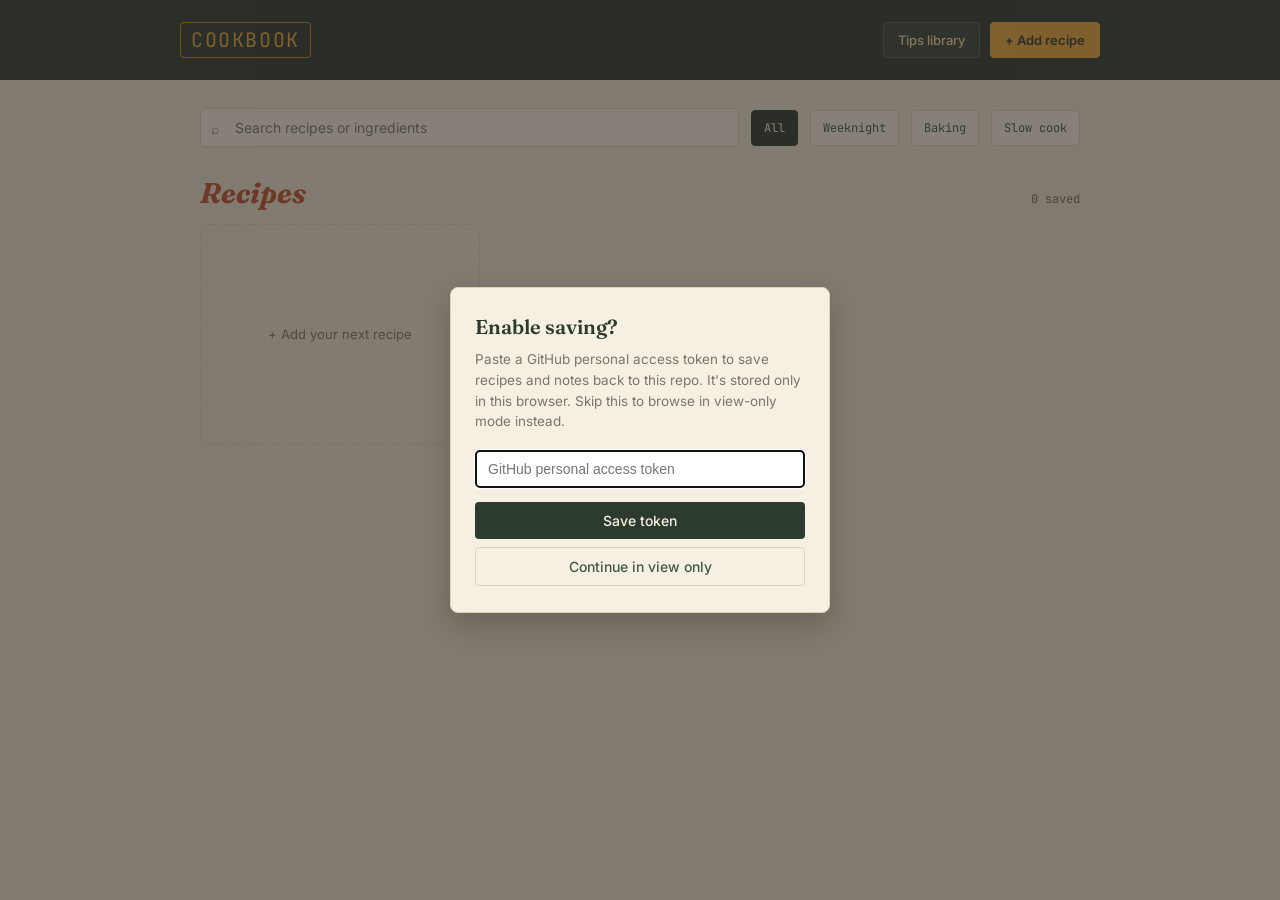
<file: index.html>
<!DOCTYPE html>
<html lang="en">
<head>
<meta charset="UTF-8">
<meta name="viewport" content="width=device-width, initial-scale=1.0">
<title>Cookbook</title>

<link rel="manifest" href="./manifest.webmanifest">
<meta name="theme-color" content="#2C3B2E">
<link rel="icon" type="image/png" sizes="192x192" href="./icons/icon-192.png">
<link rel="icon" type="image/png" sizes="512x512" href="./icons/icon-512.png">
<link rel="apple-touch-icon" href="./icons/apple-touch-icon.png">
<meta name="apple-mobile-web-app-capable" content="yes">
<meta name="apple-mobile-web-app-status-bar-style" content="black-translucent">
<meta name="apple-mobile-web-app-title" content="Cookbook">

<link rel="preconnect" href="https://fonts.googleapis.com">
<link rel="preconnect" href="https://fonts.gstatic.com" crossorigin>
<link href="https://fonts.googleapis.com/css2?family=Fraunces:opsz,wght@9..144,500;9..144,600&family=Inter:wght@400;500;600&family=JetBrains+Mono:wght@500&display=swap" rel="stylesheet">
<link rel="stylesheet" href="css/base.css">
<style>
  .topbar { background: var(--basil); padding: 22px 20px; }
  .topbar-inner { max-width: 920px; margin: 0 auto; display: flex; align-items: center; justify-content: space-between; gap: 20px; flex-wrap: wrap; }
  .brand { display: flex; align-items: baseline; gap: 10px; }
  .brand .mark { font-family: 'JetBrains Mono', monospace; font-size: 20px; letter-spacing: 0.08em; text-transform: uppercase; color: var(--mustard); border: 1px solid var(--mustard-line); border-radius: 4px; padding: 4px 10px; }
  .topbar-actions { display: flex; gap: 10px; }
  .nav-link { color: var(--mustard-soft); background: rgba(255,255,255,0.06); border-color: rgba(255,255,255,0.14); }
  .nav-link:hover { background: rgba(255,255,255,0.12); border-color: rgba(255,255,255,0.24); color: var(--mustard-soft); }
  .nav-link.primary { background: var(--mustard); border-color: var(--mustard); color: var(--basil); font-weight: 600; }
  .nav-link.primary:hover { background: #f0b752; color: var(--basil); }

  .wrap { max-width: 920px; padding-top: 28px; }

  .toolbar { display: flex; gap: 12px; align-items: center; margin-bottom: 28px; flex-wrap: wrap; }
  .search { position: relative; flex: 1; min-width: 220px; }
  .search input { padding-left: 34px; font-size: 14px; }
  .search .icon { position: absolute; left: 11px; top: 50%; transform: translateY(-50%); color: var(--muted); font-size: 14px; pointer-events: none; }
  .filter-chip { font-family: 'JetBrains Mono', monospace; font-size: 12px; color: var(--basil-soft); background: var(--card); border: 1px solid var(--border); border-radius: 4px; padding: 9px 12px; cursor: pointer; white-space: nowrap; }
  .filter-chip.active { background: var(--basil); color: var(--card); border-color: var(--basil); }

  .grid { display: grid; grid-template-columns: repeat(auto-fill, minmax(260px, 1fr)); gap: 20px; margin-bottom: 44px; }

  @media (max-width: 480px) {
    .topbar { padding: 16px 16px; }
    .brand .mark { font-size: 17px; }
    .wrap { padding: 24px 16px 60px; }
    .grid { grid-template-columns: 1fr; }
  }
  .recipe-card { background: var(--card); border: 1px solid var(--border); border-radius: 8px; overflow: hidden; cursor: pointer; text-decoration: none; display: block; color: inherit; transition: border-color 0.15s ease, transform 0.15s ease; }
  .recipe-card:hover { border-color: var(--mustard-line); transform: translateY(-2px); }
  .thumb { height: 140px; background: var(--basil); display: flex; align-items: center; justify-content: center; position: relative; overflow: hidden; }
  .thumb img { width: 100%; height: 100%; object-fit: cover; }
  .thumb.placeholder::after { content: 'no photo yet'; font-family: 'JetBrains Mono', monospace; font-size: 11px; color: rgba(246, 240, 226, 0.4); letter-spacing: 0.04em; }
  .card-body { padding: 14px 16px 16px; }
  .card-body h3 { font-family: 'Fraunces', serif; font-weight: 500; font-size: 18px; color: var(--basil); margin: 0 0 8px; }
  .card-meta { display: flex; gap: 12px; font-family: 'JetBrains Mono', monospace; font-size: 12px; color: var(--muted); }
  .empty-slot { border: 1.5px dashed var(--border); border-radius: 8px; display: flex; align-items: center; justify-content: center; min-height: 220px; cursor: pointer; color: var(--muted); font-size: 13px; text-align: center; padding: 20px; text-decoration: none; transition: border-color 0.15s ease, color 0.15s ease; }
  .empty-slot:hover { border-color: var(--mustard-line); color: var(--paprika); }

  .saved-banner { display: flex; align-items: center; justify-content: space-between; gap: 12px; background: var(--mustard-soft); border: 1px solid var(--mustard-line); border-radius: 6px; padding: 12px 16px; margin-bottom: 24px; font-size: 13.5px; color: var(--charcoal); }
  .saved-banner button { background: none; border: none; color: var(--basil-soft); font-size: 16px; line-height: 1; cursor: pointer; padding: 2px 4px; flex-shrink: 0; }
  .sync-banner { display: none; align-items: center; justify-content: space-between; gap: 12px; background: #FBEAE4; border: 1px solid var(--danger, #A3402A); border-radius: 6px; padding: 12px 16px; margin-bottom: 24px; font-size: 13.5px; color: var(--danger, #A3402A); }
  .sync-banner.show { display: flex; }
  .sync-banner button { font-family: 'Inter', sans-serif; font-size: 13px; font-weight: 500; background: none; border: 1px solid var(--danger, #A3402A); color: var(--danger, #A3402A); border-radius: 4px; padding: 6px 12px; cursor: pointer; flex-shrink: 0; }
  .sync-banner button:hover { background: var(--danger, #A3402A); color: #fff; }
</style>
</head>
<body>

<div class="topbar">
  <div class="topbar-inner">
    <div class="brand">
      <span class="mark">COOKBOOK</span>
    </div>
    <div class="topbar-actions">
      <a class="btn nav-link" href="tips.html">Tips library</a>
      <a class="btn nav-link primary" href="add-recipe.html" id="addRecipeLink">+ Add recipe</a>
    </div>
  </div>
</div>

<div class="wrap">

  <div class="saved-banner" id="savedBanner" style="display:none">
    <span id="savedBannerText"></span>
    <button type="button" id="savedBannerClose" aria-label="Dismiss">&times;</button>
  </div>

  <div class="sync-banner" id="syncBanner">
    <span id="syncBannerText"></span>
    <button type="button" id="syncBannerRetry">Retry now</button>
  </div>

  <div class="toolbar">
    <div class="search">
      <span class="icon">&#8981;</span>
      <input type="text" placeholder="Search recipes or ingredients" id="searchInput">
    </div>
    <div class="filter-chip active" data-tag="All">All</div>
    <div class="filter-chip" data-tag="Weeknight">Weeknight</div>
    <div class="filter-chip" data-tag="Baking">Baking</div>
    <div class="filter-chip" data-tag="Slow cook">Slow cook</div>
  </div>

  <div class="section-label">
    <h2 style="margin:0">Recipes</h2>
    <span class="count" id="recipeCount"></span>
  </div>

  <div class="grid" id="recipeGrid"></div>

</div>

<script src="js/tips-engine.js"></script>
<script src="js/github-store.js"></script>
<script src="js/sw-update.js"></script>
<script>
GitHubStore.ensureAccessChoice().then(mode => {
  if (mode === 'view-only') document.getElementById('addRecipeLink').style.display = 'none';
  else GitHubStore.flushPendingChanges().then(refreshSyncBanner);
});

// A delete/edit that's still unresolved after a couple of minutes (repeated
// flush failures — offline, bad token, etc.) is surfaced here rather than
// silently reverting, since the pending ledger no longer expires on a timer.
function refreshSyncBanner() {
  const stuck = GitHubStore.getStuckPending();
  const banner = document.getElementById('syncBanner');
  if (stuck.length === 0) {
    banner.classList.remove('show');
    return;
  }
  const text = document.getElementById('syncBannerText');
  text.textContent = stuck.length === 1
    ? `A change to "${stuck[0].label}" hasn't synced to GitHub yet — it may not be saved.`
    : `${stuck.length} changes haven't synced to GitHub yet — they may not be saved.`;
  banner.classList.add('show');
}

document.getElementById('syncBannerRetry').addEventListener('click', async () => {
  const btn = document.getElementById('syncBannerRetry');
  btn.disabled = true;
  btn.textContent = 'Retrying…';
  await GitHubStore.flushPendingChanges();
  refreshSyncBanner();
  btn.disabled = false;
  btn.textContent = 'Retry now';
});

refreshSyncBanner();

(function showSavedBanner() {
  const params = new URLSearchParams(location.search);
  const saved = params.get('saved');
  if (!saved) return;

  const banner = document.getElementById('savedBanner');
  const text = document.getElementById('savedBannerText');
  const label = saved === 'updated' ? 'Recipe updated.' : saved === 'deleted' ? 'Recipe deleted.' : 'Recipe saved.';
  text.textContent = label + ' It can take a minute or so to appear here while the site rebuilds.';
  banner.style.display = 'flex';
  document.getElementById('savedBannerClose').addEventListener('click', () => {
    banner.style.display = 'none';
  });

  params.delete('saved');
  const cleanUrl = location.pathname + (params.toString() ? '?' + params.toString() : '');
  history.replaceState(null, '', cleanUrl);
})();

let allRecipes = [];
let activeTag = 'All';

const grid = document.getElementById('recipeGrid');

function renderCards() {
  const q = document.getElementById('searchInput').value.toLowerCase().trim();
  const list = allRecipes.filter(r => {
    const matchesTag = activeTag === 'All' || (r.tags || []).includes(activeTag);
    const matchesSearch = !q || r.title.toLowerCase().includes(q) ||
      r.ingredients.some(i => i.name.toLowerCase().includes(q));
    return matchesTag && matchesSearch;
  });

  grid.innerHTML = '';
  list.forEach(r => {
    const card = document.createElement('a');
    card.className = 'recipe-card';
    card.href = `recipe.html?id=${encodeURIComponent(r.id)}`;
    card.innerHTML = `
      <div class="thumb ${r.image ? '' : 'placeholder'}">
        ${r.image ? `<img src="${TipsEngine.escapeHtml(r.image)}" alt="">` : ''}
      </div>
      <div class="card-body">
        <h3>${TipsEngine.escapeHtml(r.title)}</h3>
        <div class="card-meta">
          <span>${TipsEngine.escapeHtml(r.time)}</span>
          <span>${TipsEngine.escapeHtml(r.servings)} servings</span>
        </div>
      </div>`;
    grid.appendChild(card);
  });

  const emptySlot = document.createElement('a');
  emptySlot.className = 'empty-slot';
  emptySlot.href = 'add-recipe.html';
  emptySlot.textContent = '+ Add your next recipe';
  grid.appendChild(emptySlot);

  document.getElementById('recipeCount').textContent = list.length + (list.length === 1 ? ' saved' : ' saved');
}

document.getElementById('searchInput').addEventListener('input', renderCards);

document.querySelectorAll('.filter-chip').forEach(chip => {
  chip.addEventListener('click', () => {
    document.querySelectorAll('.filter-chip').forEach(c => c.classList.remove('active'));
    chip.classList.add('active');
    activeTag = chip.dataset.tag;
    renderCards();
  });
});

TipsEngine.loadRecipes()
  .then(data => { allRecipes = data; renderCards(); })
  .catch(err => {
    grid.innerHTML = `<p style="color:var(--danger)">Couldn't load recipes.json \u2014 ${err.message}</p>`;
  });

</script>
</body>
</html>
</file>
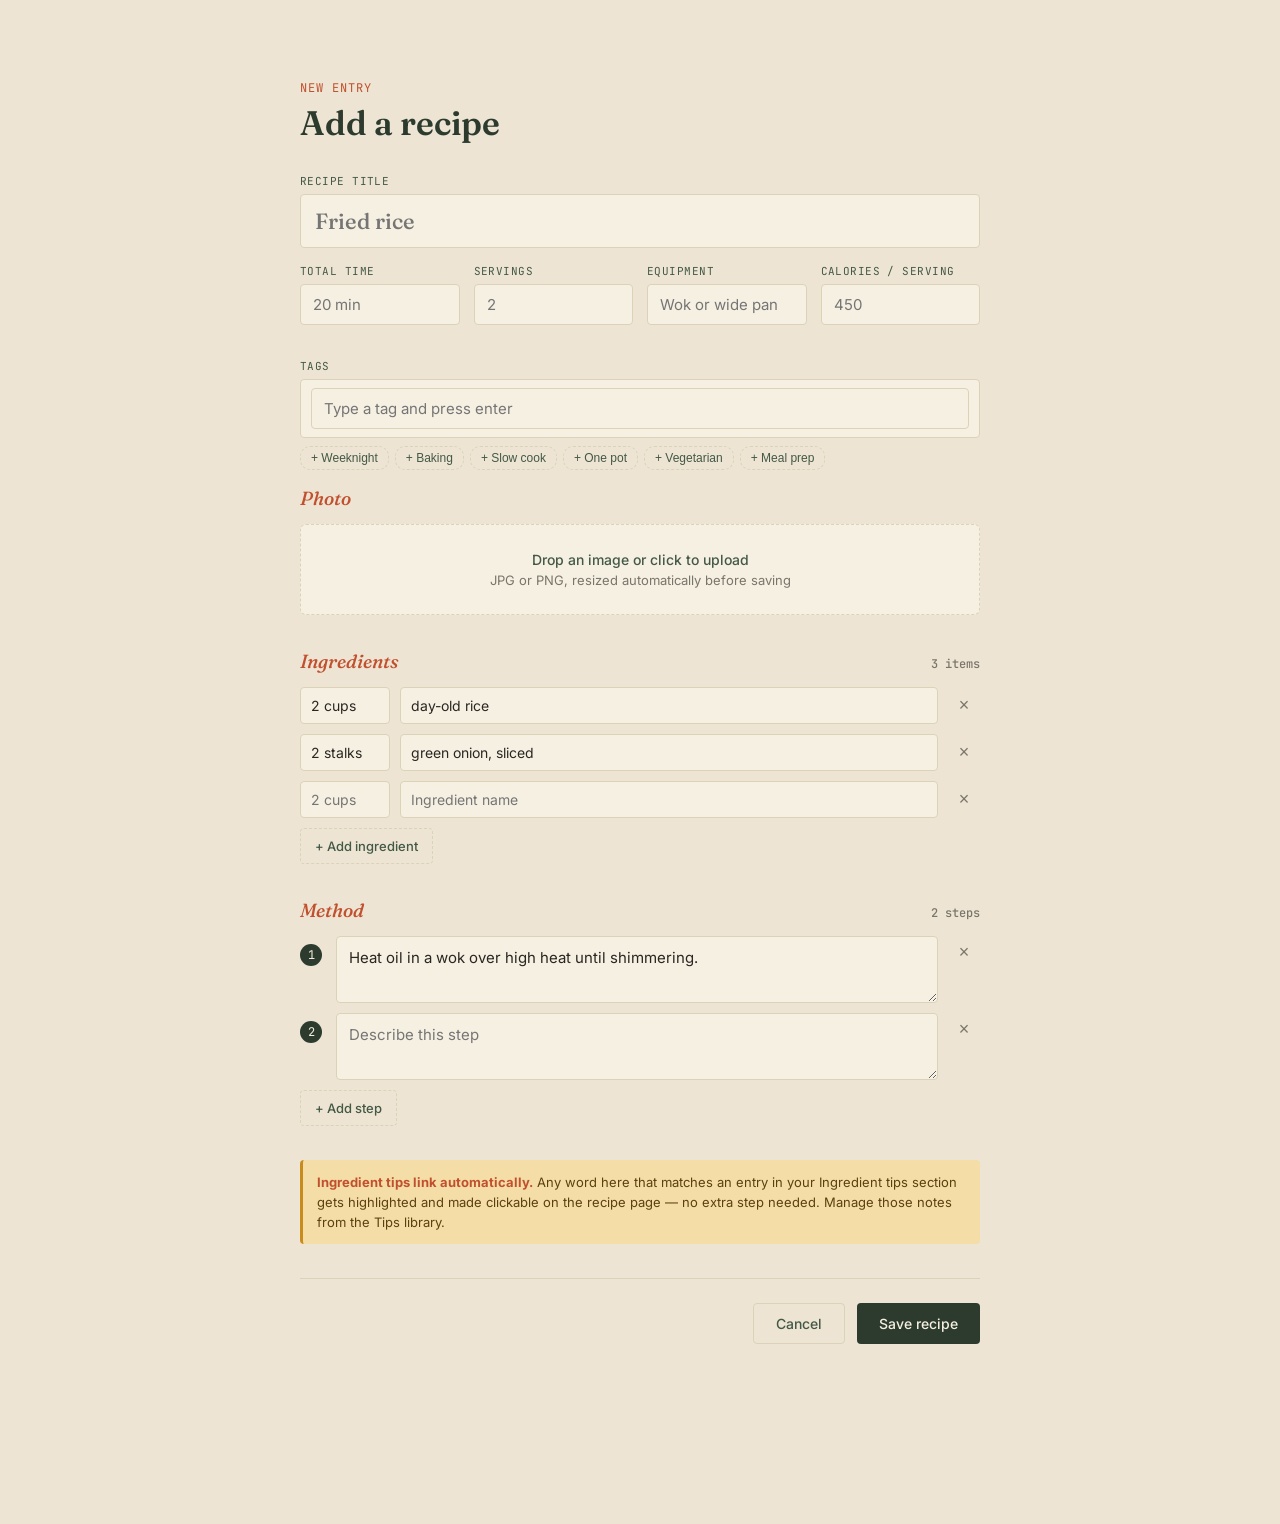
<file: add-recipe.html>
<!DOCTYPE html>
<html lang="en">
<head>
<meta charset="UTF-8">
<meta name="viewport" content="width=device-width, initial-scale=1.0">
<title>Add recipe</title>

<link rel="manifest" href="./manifest.webmanifest">
<meta name="theme-color" content="#2C3B2E">
<link rel="icon" type="image/png" sizes="192x192" href="./icons/icon-192.png">
<link rel="icon" type="image/png" sizes="512x512" href="./icons/icon-512.png">
<link rel="apple-touch-icon" href="./icons/apple-touch-icon.png">
<meta name="apple-mobile-web-app-capable" content="yes">
<meta name="apple-mobile-web-app-status-bar-style" content="black-translucent">
<meta name="apple-mobile-web-app-title" content="Cookbook">
<link rel="preconnect" href="https://fonts.googleapis.com">
<link rel="preconnect" href="https://fonts.gstatic.com" crossorigin>
<link href="https://fonts.googleapis.com/css2?family=Fraunces:opsz,wght@9..144,500;9..144,600&family=Inter:wght@400;500;600&family=JetBrains+Mono:wght@500&display=swap" rel="stylesheet">
<link rel="stylesheet" href="css/base.css">
<style>
  body { padding: 40px 20px 100px; }

  .wrap { max-width: 720px; }

  h1.page-title {
    font-family: 'Fraunces', serif;
    font-weight: 600;
    font-size: 34px;
    color: var(--basil);
    margin: 0 0 30px;
  }

  fieldset {
    border: none;
    margin: 0 0 34px;
    padding: 0;
  }

  h2.section-label {
    font-family: 'Fraunces', serif;
    font-weight: 500;
    font-style: italic;
    font-size: 19px;
    color: var(--paprika);
    margin: 0 0 14px;
    display: flex;
    align-items: baseline;
    justify-content: space-between;
    gap: 12px;
  }

  h2.section-label .count {
    font-family: 'JetBrains Mono', monospace;
    font-style: normal;
    font-size: 12px;
    color: var(--muted);
  }

  textarea { resize: vertical; min-height: 64px; line-height: 1.5; }

  .title-field input {
    font-family: 'Fraunces', serif;
    font-size: 22px;
    font-weight: 500;
    padding: 12px 14px;
  }

  .meta-fields {
    display: grid;
    grid-template-columns: repeat(4, 1fr);
    gap: 14px;
    margin-bottom: 34px;
  }

  @media (max-width: 560px) {
    .meta-fields { grid-template-columns: 1fr; }
  }

  .field { margin-bottom: 16px; }

  .tag-field {
    background: var(--card);
    border: 1px solid var(--border);
    border-radius: 4px;
    padding: 8px 10px;
    display: flex;
    flex-wrap: wrap;
    gap: 6px;
    align-items: center;
  }

  .tag-field:focus-within { border-color: var(--mustard-line); }

  .tag-chip {
    display: inline-flex;
    align-items: center;
    gap: 6px;
    background: var(--mustard-soft);
    color: #5C4110;
    border: 1px solid var(--mustard-line);
    border-radius: 12px;
    padding: 3px 6px 3px 10px;
    font-size: 12.5px;
    font-weight: 500;
  }

  .tag-chip button {
    background: none;
    border: none;
    color: #5C4110;
    cursor: pointer;
    font-size: 13px;
    line-height: 1;
    padding: 2px;
    opacity: 0.65;
  }

  .tag-chip button:hover { opacity: 1; }

  .tag-input {
    border: none;
    background: none;
    outline: none;
    flex: 1;
    min-width: 120px;
    font-family: 'Inter', sans-serif;
    font-size: 14px;
    color: var(--charcoal);
    padding: 4px 2px;
  }

  .tag-suggestions {
    display: flex;
    flex-wrap: wrap;
    gap: 6px;
    margin-top: 8px;
  }

  .tag-suggest-btn {
    background: none;
    border: 1px dashed var(--border);
    color: var(--basil-soft);
    font-size: 12px;
    padding: 4px 10px;
    border-radius: 10px;
    cursor: pointer;
  }

  .tag-suggest-btn:hover {
    border-color: var(--mustard-line);
    color: var(--paprika);
  }

  .row {
    display: grid;
    grid-template-columns: 90px 1fr 32px;
    gap: 10px;
    align-items: center;
    margin-bottom: 10px;
    min-width: 0;
  }

  .row input { min-width: 0; }

  .row-wrap {
    margin-bottom: 10px;
  }

  .row-wrap .row { margin-bottom: 0; }

  .suggest-chip {
    display: none;
    flex-wrap: wrap;
    align-items: center;
    gap: 8px;
    margin: 6px 0 0 min(100px, 15vw);
    background: var(--mustard-soft);
    border: 1px solid var(--mustard-line);
    border-radius: 4px;
    padding: 6px 10px;
    font-size: 12.5px;
    color: #5C4110;
  }

  .suggest-chip.show { display: flex; }

  .suggest-chip .icon {
    color: var(--paprika);
    font-size: 13px;
    flex-shrink: 0;
  }

  .suggest-chip span.msg { flex: 1; }

  .suggest-chip b { color: var(--basil); }

  .suggest-chip button {
    background: var(--basil);
    color: var(--card);
    border: none;
    font-size: 12px;
    font-weight: 500;
    padding: 4px 10px;
    border-radius: 3px;
    cursor: pointer;
    flex-shrink: 0;
  }

  .suggest-chip button:hover { background: var(--basil-soft); }

  .suggest-chip .dismiss {
    background: none;
    color: var(--muted);
    padding: 4px 6px;
  }

  .suggest-chip .dismiss:hover { background: none; color: var(--danger); }

  .linked-badge {
    display: none;
    align-items: center;
    gap: 5px;
    margin: 4px 0 0 min(100px, 15vw);
    font-size: 12px;
    color: var(--basil-soft);
  }

  .linked-badge.show { display: flex; }

  .linked-badge .dot {
    width: 6px;
    height: 6px;
    border-radius: 50%;
    background: var(--mustard-line);
  }

  .row input { padding: 9px 10px; font-size: 14px; }

  .step-row {
    display: grid;
    grid-template-columns: 26px 1fr 32px;
    gap: 10px;
    align-items: start;
    margin-bottom: 10px;
    min-width: 0;
  }

  .step-num {
    font-family: 'JetBrains Mono', monospace;
    font-size: 12px;
    color: var(--card);
    background: var(--basil);
    width: 22px;
    height: 22px;
    border-radius: 50%;
    display: flex;
    align-items: center;
    justify-content: center;
    margin-top: 8px;
  }

  .row-remove {
    background: none;
    border: none;
    color: var(--muted);
    font-size: 18px;
    cursor: pointer;
    width: 32px;
    height: 32px;
    border-radius: 4px;
    display: flex;
    align-items: center;
    justify-content: center;
    transition: color 0.15s ease, background 0.15s ease;
  }

  .row-remove:hover {
    color: var(--danger);
    background: rgba(163, 64, 42, 0.08);
  }

  .add-btn {
    background: none;
    border: 1px dashed var(--border);
    color: var(--basil-soft);
    font-family: 'Inter', sans-serif;
    font-size: 13px;
    font-weight: 500;
    padding: 9px 14px;
    border-radius: 4px;
    cursor: pointer;
    display: inline-flex;
    align-items: center;
    gap: 6px;
    transition: border-color 0.15s ease, color 0.15s ease;
  }

  .add-btn:hover {
    border-color: var(--mustard-line);
    color: var(--paprika);
  }

  .image-drop {
    border: 1.5px dashed var(--border);
    border-radius: 6px;
    background: var(--card);
    padding: 26px;
    text-align: center;
    cursor: pointer;
    transition: border-color 0.15s ease, background 0.15s ease;
  }

  .image-drop:hover, .image-drop.drag {
    border-color: var(--mustard-line);
    background: var(--mustard-soft);
  }

  .image-drop p {
    margin: 0;
    font-size: 13px;
    color: var(--muted);
  }

  .image-drop .main-hint {
    font-size: 14px;
    color: var(--basil-soft);
    font-weight: 500;
    margin-bottom: 4px;
  }

  .image-preview {
    display: none;
    align-items: center;
    gap: 14px;
    background: var(--card);
    border: 1px solid var(--border);
    border-radius: 6px;
    padding: 10px;
  }

  .image-preview.show { display: flex; }

  .image-preview img {
    width: 64px;
    height: 64px;
    object-fit: cover;
    border-radius: 4px;
    flex-shrink: 0;
  }

  .image-preview .info {
    flex: 1;
    font-size: 13px;
    color: var(--basil-soft);
  }

  .image-preview .filename {
    font-family: 'JetBrains Mono', monospace;
    font-size: 12px;
    color: var(--charcoal);
    word-break: break-all;
  }

  .tip-banner {
    display: flex;
    gap: 10px;
    align-items: flex-start;
    background: var(--mustard-soft);
    border-left: 3px solid var(--mustard-line);
    border-radius: 4px;
    padding: 12px 14px;
    margin-bottom: 34px;
  }

  .tip-banner p {
    margin: 0;
    font-size: 13px;
    line-height: 1.55;
    color: #5C4110;
  }

  .tip-banner b { color: var(--paprika); }

  .actions {
    display: flex;
    flex-wrap: wrap;
    gap: 12px;
    justify-content: flex-end;
    border-top: 1px solid var(--border);
    padding-top: 24px;
  }

  @media (max-width: 480px) {
    body { padding: 24px 16px 80px; }
    h1.page-title { font-size: clamp(24px, 7vw, 34px); }
    .actions { justify-content: stretch; }
    .actions button { flex: 1 1 auto; }
    button.danger { flex-basis: 100%; margin-right: 0; order: 3; }
  }

  button.primary {
    background: var(--basil);
    color: var(--card);
    border: none;
    font-family: 'Inter', sans-serif;
    font-size: 14px;
    font-weight: 500;
    padding: 11px 22px;
    border-radius: 4px;
    cursor: pointer;
    transition: background 0.15s ease;
  }

  button.primary:hover { background: var(--basil-soft); }

  button.secondary {
    background: none;
    border: 1px solid var(--border);
    color: var(--basil-soft);
    font-family: 'Inter', sans-serif;
    font-size: 14px;
    font-weight: 500;
    padding: 11px 22px;
    border-radius: 4px;
    cursor: pointer;
  }

  button.secondary:hover { border-color: var(--basil-soft); }

  button.danger {
    background: none;
    border: 1px solid var(--danger);
    color: var(--danger);
    font-family: 'Inter', sans-serif;
    font-size: 14px;
    font-weight: 500;
    padding: 11px 22px;
    border-radius: 4px;
    cursor: pointer;
    margin-right: auto;
  }

  button.danger:hover { background: var(--danger); color: #fff; }

  .hidden-input { display: none; }

  .ghs-modal p.warn { color: var(--danger); font-weight: 500; }
</style>
</head>
<body>
<div class="wrap">

  <p class="kicker" id="pageKicker">New entry</p>
  <h1 class="page-title" id="pageTitle">Add a recipe</h1>

  <div class="field title-field">
    <label for="recipeTitle">Recipe title</label>
    <input type="text" id="recipeTitle" placeholder="Fried rice">
  </div>

  <div class="meta-fields">
    <div class="field" style="margin-bottom:0">
      <label for="recipeTime">Total time</label>
      <input type="text" id="recipeTime" placeholder="20 min">
    </div>
    <div class="field" style="margin-bottom:0">
      <label for="recipeServings">Servings</label>
      <input type="text" id="recipeServings" placeholder="2">
    </div>
    <div class="field" style="margin-bottom:0">
      <label for="recipeEquip">Equipment</label>
      <input type="text" id="recipeEquip" placeholder="Wok or wide pan">
    </div>
    <div class="field" style="margin-bottom:0">
      <label for="recipeCalories">Calories / serving</label>
      <input type="number" min="0" step="1" id="recipeCalories" placeholder="450">
    </div>
  </div>

  <div class="field">
    <label for="tagInput">Tags</label>
    <div class="tag-field" id="tagField">
      <input type="text" class="tag-input" id="tagInput" placeholder="Type a tag and press enter">
    </div>
    <div class="tag-suggestions" id="tagSuggestions"></div>
  </div>

  <fieldset>
    <h2 class="section-label">Photo</h2>
    <div class="image-drop" id="imageDrop">
      <p class="main-hint">Drop an image or click to upload</p>
      <p>JPG or PNG, resized automatically before saving</p>
    </div>
    <input type="file" accept="image/*" class="hidden-input" id="imageInput">
    <div class="image-preview" id="imagePreview" style="margin-top:10px">
      <img id="previewThumb" alt="">
      <div class="info">
        <div class="filename" id="previewName"></div>
        <div id="previewSize"></div>
      </div>
      <button type="button" class="row-remove" id="removeImage" aria-label="Remove image">&times;</button>
    </div>
  </fieldset>

  <fieldset>
    <h2 class="section-label">Ingredients <span class="count" id="ingCount">0 items</span></h2>
    <div id="ingredientRows"></div>
    <button type="button" class="add-btn" id="addIngredient">+ Add ingredient</button>
  </fieldset>

  <fieldset>
    <h2 class="section-label">Method <span class="count" id="stepCount">0 steps</span></h2>
    <div id="stepRows"></div>
    <button type="button" class="add-btn" id="addStep">+ Add step</button>
  </fieldset>

  <div class="tip-banner">
    <p><b>Ingredient tips link automatically.</b> Any word here that matches an entry in your Ingredient tips section gets highlighted and made clickable on the recipe page &mdash; no extra step needed. Manage those notes from the Tips library.</p>
  </div>

  <div class="actions">
    <button type="button" class="danger" id="deleteBtn" style="display:none">Delete recipe</button>
    <button type="button" class="secondary" id="cancelBtn">Cancel</button>
    <button type="button" class="primary" id="saveBtn">Save recipe</button>
    <input type="hidden" id="existingImage">
  </div>

</div>

<script src="js/tips-engine.js"></script>
<script src="js/github-store.js"></script>
<script src="js/sw-update.js"></script>
<script>
if (GitHubStore.isViewOnly()) {
  document.querySelector('.wrap').innerHTML = `
    <p class="kicker">View only</p>
    <h1 class="page-title">Add a recipe</h1>
    <p style="color:var(--muted);font-size:14px;line-height:1.6;max-width:480px;">
      You're browsing in view-only mode, so adding recipes is turned off.
      Reload the page and paste in a GitHub token to enable saving.
    </p>
    <a class="btn" href="index.html">Back to your cookbook</a>
  `;
  throw new Error('view-only mode: add-recipe form disabled');
}

GitHubStore.flushPendingChanges();

let ingredientCount = 0;
let stepCount = 0;
let allAliases = [];
let tipsReady = false;

TipsEngine.loadTips().then(tips => {
  allAliases = TipsEngine.buildAliasIndex(tips);
  tipsReady = true;
}).catch(err => console.warn('Could not load tips.json:', err.message));

function analyzeIngredientText(raw) {
  if (!tipsReady) return { type: 'empty' };
  return TipsEngine.analyzeIngredientText(raw, allAliases);
}

function addIngredientRow(qty = '', name = '') {
  ingredientCount++;
  const wrap = document.createElement('div');
  wrap.className = 'row-wrap';
  wrap.innerHTML = `
    <div class="row">
      <input type="text" placeholder="2 cups" value="${qty}" aria-label="Quantity">
      <input type="text" placeholder="Ingredient name" value="${name}" aria-label="Ingredient name">
      <button type="button" class="row-remove" aria-label="Remove ingredient">&times;</button>
    </div>
    <div class="suggest-chip" role="status">
      <span class="icon">&#9888;</span>
      <span class="msg"></span>
      <button type="button" class="apply-fix">Fix it</button>
      <button type="button" class="dismiss" aria-label="Dismiss suggestion">&times;</button>
    </div>
    <div class="linked-badge">
      <span class="dot"></span>
      <span class="msg"></span>
    </div>
  `;

  const nameInput = wrap.querySelectorAll('input')[1];
  const suggestChip = wrap.querySelector('.suggest-chip');
  const suggestMsg = suggestChip.querySelector('.msg');
  const applyFix = suggestChip.querySelector('.apply-fix');
  const dismissBtn = suggestChip.querySelector('.dismiss');
  const linkedBadge = wrap.querySelector('.linked-badge');
  const linkedMsg = linkedBadge.querySelector('.msg');

  let debounceTimer = null;
  let dismissed = '';
  let currentSuggestion = null;

  nameInput.addEventListener('input', () => {
    clearTimeout(debounceTimer);
    debounceTimer = setTimeout(() => {
      const result = analyzeIngredientText(nameInput.value);
      suggestChip.classList.remove('show');
      linkedBadge.classList.remove('show');

      if (result.type === 'exact') {
        linkedMsg.innerHTML = `Linked to <b>${result.label}</b> tip`;
        linkedBadge.classList.add('show');
      } else if (result.type === 'fuzzy' && nameInput.value !== dismissed) {
        currentSuggestion = result;
        suggestMsg.innerHTML = `Did you mean <b>${result.alias}</b>? This is close to a tip you have saved but won't link as typed.`;
        suggestChip.classList.add('show');
      }
    }, 250);
  });

  applyFix.addEventListener('click', () => {
    if (!currentSuggestion) return;
    const re = new RegExp(currentSuggestion.candidate.replace(/[.*+?^${}()|[\]\\]/g, '\\$&'), 'i');
    nameInput.value = nameInput.value.replace(re, currentSuggestion.alias);
    suggestChip.classList.remove('show');
    nameInput.dispatchEvent(new Event('input'));
    nameInput.focus();
  });

  dismissBtn.addEventListener('click', () => {
    dismissed = nameInput.value;
    suggestChip.classList.remove('show');
  });

  wrap.querySelector('.row-remove').addEventListener('click', () => {
    wrap.remove();
    ingredientCount--;
    updateCounts();
  });

  document.getElementById('ingredientRows').appendChild(wrap);
  updateCounts();
}

function addStepRow(text = '') {
  stepCount++;
  const row = document.createElement('div');
  row.className = 'step-row';
  row.innerHTML = `
    <div class="step-num">${stepCount}</div>
    <textarea placeholder="Describe this step" rows="2" aria-label="Step description">${text}</textarea>
    <button type="button" class="row-remove" aria-label="Remove step">&times;</button>
  `;
  row.querySelector('.row-remove').addEventListener('click', () => {
    row.remove();
    renumberSteps();
  });
  document.getElementById('stepRows').appendChild(row);
  updateCounts();
}

function renumberSteps() {
  const rows = document.querySelectorAll('#stepRows .step-row');
  stepCount = rows.length;
  rows.forEach((row, i) => {
    row.querySelector('.step-num').textContent = i + 1;
  });
  updateCounts();
}

function updateCounts() {
  const ingRows = document.querySelectorAll('#ingredientRows .row').length;
  const stepRows = document.querySelectorAll('#stepRows .step-row').length;
  document.getElementById('ingCount').textContent = ingRows + (ingRows === 1 ? ' item' : ' items');
  document.getElementById('stepCount').textContent = stepRows + (stepRows === 1 ? ' step' : ' steps');
}

document.getElementById('addIngredient').addEventListener('click', () => addIngredientRow());
document.getElementById('addStep').addEventListener('click', () => addStepRow());

// Tags
let tags = [];
const presetTags = ['Weeknight', 'Baking', 'Slow cook', 'One pot', 'Vegetarian', 'Meal prep'];
const tagField = document.getElementById('tagField');
const tagInput = document.getElementById('tagInput');
const tagSuggestions = document.getElementById('tagSuggestions');

function renderTags() {
  tagField.querySelectorAll('.tag-chip').forEach(el => el.remove());
  tags.forEach(tag => {
    const chip = document.createElement('span');
    chip.className = 'tag-chip';
    chip.innerHTML = `${tag} <button type="button" aria-label="Remove ${tag} tag">&times;</button>`;
    chip.querySelector('button').addEventListener('click', () => {
      tags = tags.filter(t => t !== tag);
      renderTags();
      renderSuggestions();
    });
    tagField.insertBefore(chip, tagInput);
  });
}

function renderSuggestions() {
  tagSuggestions.innerHTML = '';
  presetTags
    .filter(t => !tags.includes(t))
    .forEach(t => {
      const btn = document.createElement('button');
      btn.type = 'button';
      btn.className = 'tag-suggest-btn';
      btn.textContent = '+ ' + t;
      btn.addEventListener('click', () => addTag(t));
      tagSuggestions.appendChild(btn);
    });
}

function addTag(raw) {
  const value = raw.trim();
  if (!value) return;
  const exists = tags.some(t => t.toLowerCase() === value.toLowerCase());
  if (!exists) tags.push(value);
  tagInput.value = '';
  renderTags();
  renderSuggestions();
}

tagInput.addEventListener('keydown', e => {
  if (e.key === 'Enter' || e.key === ',') {
    e.preventDefault();
    addTag(tagInput.value);
  } else if (e.key === 'Backspace' && !tagInput.value && tags.length) {
    tags.pop();
    renderTags();
    renderSuggestions();
  }
});

tagField.addEventListener('click', () => tagInput.focus());

renderSuggestions();

const imageDrop = document.getElementById('imageDrop');
const imageInput = document.getElementById('imageInput');
const imagePreview = document.getElementById('imagePreview');
const previewThumb = document.getElementById('previewThumb');
const previewName = document.getElementById('previewName');
const previewSize = document.getElementById('previewSize');

// Tracks the pending photo change for this edit session:
//   null      -> no change, keep whatever the recipe already has
//   { base64, mimeType } -> a new photo was picked, to be committed on save
//   'removed' -> the user cleared the existing photo
let pendingImage = null;

imageDrop.addEventListener('click', () => imageInput.click());

imageDrop.addEventListener('dragover', e => {
  e.preventDefault();
  imageDrop.classList.add('drag');
});
imageDrop.addEventListener('dragleave', () => imageDrop.classList.remove('drag'));
imageDrop.addEventListener('drop', e => {
  e.preventDefault();
  imageDrop.classList.remove('drag');
  if (e.dataTransfer.files[0]) handleImage(e.dataTransfer.files[0]);
});

imageInput.addEventListener('change', () => {
  if (imageInput.files[0]) handleImage(imageInput.files[0]);
});

// Downscales and re-encodes the image on a canvas so the result comfortably
// fits under the GitHub Contents API's 1MB single-PUT limit (see
// images/recipes/README.txt), then shows the compressed result as the preview.
const MAX_DIMENSION = 1600;
const JPEG_QUALITY = 0.82;

function resizeAndCompress(file) {
  return new Promise((resolve, reject) => {
    const img = new Image();
    const objectUrl = URL.createObjectURL(file);
    img.onload = () => {
      URL.revokeObjectURL(objectUrl);
      let { width, height } = img;
      if (width > MAX_DIMENSION || height > MAX_DIMENSION) {
        const scale = MAX_DIMENSION / Math.max(width, height);
        width = Math.round(width * scale);
        height = Math.round(height * scale);
      }
      const canvas = document.createElement('canvas');
      canvas.width = width;
      canvas.height = height;
      canvas.getContext('2d').drawImage(img, 0, 0, width, height);
      canvas.toBlob(blob => {
        if (!blob) { reject(new Error('Could not process that image.')); return; }
        resolve(blob);
      }, 'image/jpeg', JPEG_QUALITY);
    };
    img.onerror = () => {
      URL.revokeObjectURL(objectUrl);
      reject(new Error('Could not read that image file.'));
    };
    img.src = objectUrl;
  });
}

function blobToBase64(blob) {
  return new Promise((resolve, reject) => {
    const reader = new FileReader();
    reader.onload = () => resolve(reader.result.split(',')[1]);
    reader.onerror = () => reject(new Error('Could not read that image file.'));
    reader.readAsDataURL(blob);
  });
}

async function handleImage(file) {
  if (!file.type.startsWith('image/')) { alert('Please choose a JPG or PNG image.'); return; }

  imageDrop.style.pointerEvents = 'none';
  try {
    const blob = await resizeAndCompress(file);
    const base64 = await blobToBase64(blob);

    pendingImage = { base64, mimeType: 'image/jpeg' };

    previewThumb.src = 'data:image/jpeg;base64,' + base64;
    previewName.textContent = file.name;
    previewSize.textContent = (blob.size / 1024).toFixed(0) + ' KB';
    imagePreview.classList.add('show');
    imageDrop.style.display = 'none';
  } catch (err) {
    console.error(err);
    alert(err.message || 'Could not process that image.');
  } finally {
    imageDrop.style.pointerEvents = '';
  }
}

document.getElementById('removeImage').addEventListener('click', () => {
  pendingImage = 'removed';
  imagePreview.classList.remove('show');
  imageDrop.style.display = 'block';
  imageInput.value = '';
});

async function handleSave() {
  const title = document.getElementById('recipeTitle').value.trim();
  if (!title) { alert('Give the recipe a title first.'); return; }

  const ingredients = Array.from(document.querySelectorAll('#ingredientRows .row')).map(row => {
    const inputs = row.querySelectorAll('input');
    return { qty: inputs[0].value, name: inputs[1].value };
  }).filter(i => i.name.trim());

  const steps = Array.from(document.querySelectorAll('#stepRows .step-row textarea'))
    .map(t => t.value.trim())
    .filter(Boolean);

  const editingId = new URLSearchParams(location.search).get('id');

  const saveBtn = document.getElementById('saveBtn');
  const originalLabel = saveBtn.textContent;
  saveBtn.disabled = true;
  saveBtn.textContent = 'Saving\u2026';

  try {
    const { data: recipes } = await GitHubStore.readJsonFile('data/recipes.json');

    const existing = editingId ? recipes.find(r => r.id === editingId) : null;
    const id = existing ? existing.id : TipsEngine.slugify(title, 'recipe');

    let image = existing ? existing.image : null;
    if (pendingImage === 'removed') {
      image = null;
    } else if (pendingImage) {
      saveBtn.textContent = 'Uploading photo…';
      const imagePath = `images/recipes/${id}.jpg`;
      await GitHubStore.writeBinaryFile(
        imagePath,
        pendingImage.base64,
        `${existing ? 'Update' : 'Add'} photo for recipe: ${title}`
      );
      image = imagePath;
      saveBtn.textContent = 'Saving…';
    }

    const recipe = {
      id,
      title,
      kicker: existing ? existing.kicker : (tags[0] || ''),
      time: document.getElementById('recipeTime').value.trim(),
      servings: document.getElementById('recipeServings').value.trim(),
      equipment: document.getElementById('recipeEquip').value.trim(),
      calories: document.getElementById('recipeCalories').value.trim(),
      tags,
      image,
      ingredients,
      steps,
      notes: existing ? existing.notes : []
    };

    const nextRecipes = existing
      ? recipes.map(r => (r.id === id ? recipe : r))
      : [...recipes, recipe];

    await GitHubStore.writeJsonFile(
      'data/recipes.json',
      nextRecipes,
      `${existing ? 'Update' : 'Add'} recipe: ${title}`
    );

    window.location.href = `index.html?saved=${encodeURIComponent(existing ? 'updated' : 'added')}`;
  } catch (err) {
    console.error(err);
    alert('Could not save to GitHub \u2014 ' + err.message);
  } finally {
    saveBtn.disabled = false;
    saveBtn.textContent = originalLabel;
  }
}

document.getElementById('saveBtn').addEventListener('click', handleSave);

document.getElementById('cancelBtn').addEventListener('click', () => {
  if (confirm('Discard this recipe?')) {
    window.location.href = 'index.html';
  }
});

async function handleDelete() {
  const editingId = new URLSearchParams(location.search).get('id');
  if (!editingId) return;

  const title = document.getElementById('recipeTitle').value.trim() || 'this recipe';
  const confirmed = await GitHubStore.confirmDialog({
    title: 'Delete recipe?',
    message: `This will permanently remove <b>${TipsEngine.escapeHtml(title)}</b> from your cookbook. This can't be undone.`,
    confirmLabel: 'Delete',
    cancelLabel: 'Cancel',
    danger: true
  });
  if (!confirmed) return;

  // Optimistic: mark this recipe as gone right away so every page reading
  // the (possibly still-rebuilding) published recipes.json hides it
  // immediately. Give the real GitHub write a brief, bounded head start
  // (flushSoon) before leaving — full-page navigation would otherwise
  // abort it outright, and it's what makes deletes durable even if the
  // user closes the tab right after instead of going back to the list.
  // Whatever doesn't finish in time rides along in the ledger and gets
  // picked up by flushPendingChanges on the next page's load. This is
  // what makes back-to-back deletes feel instant instead of blocking on
  // GitHub Pages/API propagation, and lets the queue serialize writes
  // instead of racing.
  GitHubStore.recordPendingDelete(editingId);
  await GitHubStore.flushSoon(editingId);
  window.location.href = 'index.html?saved=deleted';
}

document.getElementById('deleteBtn').addEventListener('click', handleDelete);

function showExistingImage(dataUrl) {
  previewThumb.src = dataUrl;
  previewName.textContent = 'Current photo';
  previewSize.textContent = '';
  imagePreview.classList.add('show');
  imageDrop.style.display = 'none';
}

async function init() {
  const editingId = new URLSearchParams(location.search).get('id');

  if (!editingId) {
    addIngredientRow('2 cups', 'day-old rice');
    addIngredientRow('2 stalks', 'green onion, sliced');
    addIngredientRow('', '');
    addStepRow('Heat oil in a wok over high heat until shimmering.');
    addStepRow('');
    return;
  }

  document.getElementById('pageKicker').textContent = 'Edit entry';
  document.getElementById('pageTitle').textContent = 'Edit recipe';
  document.getElementById('saveBtn').textContent = 'Save changes';

  if (GitHubStore.getToken() && !GitHubStore.isViewOnly()) {
    document.getElementById('deleteBtn').style.display = '';
  }

  try {
    const recipes = await TipsEngine.loadRecipes();
    const recipe = recipes.find(r => r.id === editingId);
    if (!recipe) {
      alert("Couldn't find that recipe to edit.");
      addStepRow('');
      return;
    }

    document.getElementById('recipeTitle').value = recipe.title || '';
    document.getElementById('recipeTime').value = recipe.time || '';
    document.getElementById('recipeServings').value = recipe.servings || '';
    document.getElementById('recipeEquip').value = recipe.equipment || '';
    document.getElementById('recipeCalories').value = recipe.calories || '';

    (recipe.tags || []).forEach(addTag);

    if (recipe.image) showExistingImage(recipe.image);

    const ingredients = recipe.ingredients && recipe.ingredients.length ? recipe.ingredients : [{ qty: '', name: '' }];
    ingredients.forEach(ing => addIngredientRow(ing.qty, ing.name));

    const steps = recipe.steps && recipe.steps.length ? recipe.steps : [''];
    steps.forEach(step => addStepRow(step));
  } catch (err) {
    console.error(err);
    alert("Couldn't load recipe data — " + err.message);
    addStepRow('');
  }
}

init();
</script>
</body>
</html>
</file>
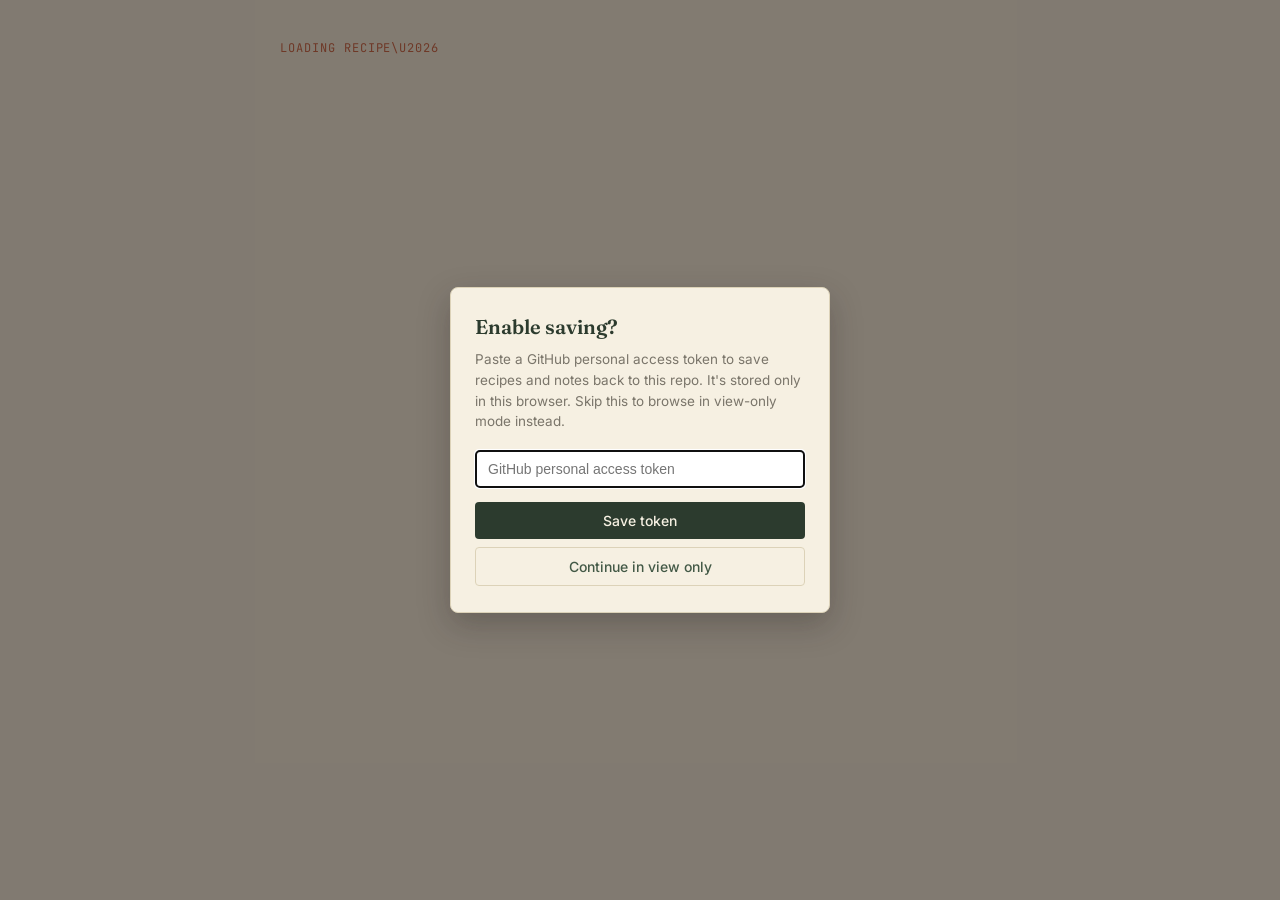
<file: recipe.html>
<!DOCTYPE html>
<html lang="en">
<head>
<meta charset="UTF-8">
<meta name="viewport" content="width=device-width, initial-scale=1.0">
<title>Recipe</title>

<link rel="manifest" href="./manifest.webmanifest">
<meta name="theme-color" content="#2C3B2E">
<link rel="icon" type="image/png" sizes="192x192" href="./icons/icon-192.png">
<link rel="icon" type="image/png" sizes="512x512" href="./icons/icon-512.png">
<link rel="apple-touch-icon" href="./icons/apple-touch-icon.png">
<meta name="apple-mobile-web-app-capable" content="yes">
<meta name="apple-mobile-web-app-status-bar-style" content="black-translucent">
<meta name="apple-mobile-web-app-title" content="Cookbook">

<link rel="preconnect" href="https://fonts.googleapis.com">
<link rel="preconnect" href="https://fonts.gstatic.com" crossorigin>
<link href="https://fonts.googleapis.com/css2?family=Fraunces:opsz,wght@9..144,500;9..144,600&family=Inter:wght@400;500;600&family=JetBrains+Mono:wght@500&display=swap" rel="stylesheet">
<link rel="stylesheet" href="css/base.css">
<style>
  .wrap { max-width: 760px; }

  .header-row { display: flex; flex-wrap: wrap; align-items: flex-start; justify-content: space-between; gap: 16px; }
  .header-actions { display: flex; flex-wrap: wrap; gap: 8px; flex-shrink: 0; margin-top: 4px; }

  h1.recipe-title { font-family: 'Fraunces', serif; font-weight: 600; font-size: clamp(28px, 8vw, 40px); line-height: 1.05; color: var(--basil); margin: 0 0 18px; overflow-wrap: break-word; }

  .meta-row { display: flex; flex-wrap: wrap; align-items: center; gap: 10px 18px; font-family: 'JetBrains Mono', monospace; font-size: 13px; color: var(--basil-soft); border-top: 1px solid var(--border); border-bottom: 1px solid var(--border); padding: 10px 0; margin-bottom: 30px; }
  .meta-row span { display: flex; align-items: baseline; gap: 5px; }
  .meta-row b { color: var(--charcoal); font-weight: 500; }

  .servings-adjust { display: flex; align-items: center; gap: 6px; }
  .servings-adjust button { width: 22px; height: 22px; border-radius: 50%; border: 1px solid var(--border); background: var(--card); color: var(--basil-soft); font-family: 'JetBrains Mono', monospace; font-size: 13px; line-height: 1; cursor: pointer; display: flex; align-items: center; justify-content: center; padding: 0; }
  .servings-adjust button:hover { border-color: var(--mustard-line); color: var(--paprika); }
  .servings-adjust button:disabled { opacity: 0.4; cursor: default; }
  .servings-adjust .count { min-width: 1.6em; text-align: center; color: var(--charcoal); font-weight: 500; }
  .servings-adjust .reset { border: none; background: none; width: auto; height: auto; text-decoration: underline; text-decoration-style: dotted; font-size: 11px; color: var(--muted); display: none; }
  .servings-adjust .reset.show { display: inline-flex; }
  body.cook-mode .servings-adjust { display: none; }

  .recipe-photo { width: 100%; max-height: 380px; object-fit: cover; border-radius: 6px; margin-bottom: 24px; }
  body.cook-mode .recipe-photo { display: none; }

  .grid { display: grid; grid-template-columns: 1fr 1.4fr; gap: 36px; min-width: 0; }
  .grid > div { min-width: 0; }
  @media (max-width: 620px) { .grid { grid-template-columns: 1fr; } }

  @media (max-width: 480px) {
    .wrap { padding: 24px 16px 60px; }
    .header-actions .btn { padding: 8px 10px; font-size: 12px; }
  }

  ul.ingredients { list-style: none; margin: 0; padding: 0; }
  ul.ingredients li { display: flex; gap: 10px; font-size: 15px; padding: 8px 0; border-bottom: 1px dashed var(--border); line-height: 1.4; }
  ul.ingredients li:last-child { border-bottom: none; }
  .qty { font-family: 'JetBrains Mono', monospace; font-size: 13px; color: var(--muted); min-width: 56px; flex-shrink: 0; padding-top: 1px; }
  .ing-name { position: relative; }

  .has-tip { cursor: pointer; text-decoration: underline; text-decoration-style: dotted; text-decoration-color: var(--mustard-line); text-decoration-thickness: 1.5px; text-underline-offset: 3px; font-weight: 500; position: relative; -webkit-tap-highlight-color: transparent; }
  .has-tip:hover, .has-tip.holding { color: var(--mustard-line); }
  .has-tip:focus-visible { outline: 2px solid var(--mustard-line); outline-offset: 3px; border-radius: 2px; }

  .peek { position: absolute; left: 0; bottom: calc(100% + 8px); width: max-content; max-width: min(260px, 80vw); background: var(--basil); color: var(--mustard-soft); font-size: 13px; line-height: 1.5; padding: 10px 12px; border-radius: 8px; box-shadow: 0 6px 18px rgba(42, 38, 34, 0.25); opacity: 0; transform: translateY(4px) scale(0.98); transform-origin: bottom left; transition: opacity 0.14s ease, transform 0.14s ease; pointer-events: none; z-index: 20; }
  .peek::after { content: ''; position: absolute; top: 100%; left: 14px; border: 6px solid transparent; border-top-color: var(--basil); }
  .peek.show { opacity: 1; transform: translateY(0) scale(1); }

  ol.steps { margin: 0; padding: 0; list-style: none; counter-reset: step; }
  ol.steps li { counter-increment: step; display: flex; gap: 14px; padding: 10px 0; font-size: 15px; line-height: 1.55; }
  ol.steps li::before { content: counter(step); font-family: 'JetBrains Mono', monospace; font-size: 12px; color: var(--card); background: var(--basil); width: 22px; height: 22px; border-radius: 50%; display: flex; align-items: center; justify-content: center; flex-shrink: 0; margin-top: 1px; }
  .step-text { flex: 1; }

  .tips-index { margin-top: 56px; padding-top: 28px; border-top: 2px solid var(--basil); }
  .tips-index h2 { font-family: 'Fraunces', serif; font-weight: 600; font-size: 22px; color: var(--basil); margin: 0 0 4px; }
  .tips-index .sub { font-size: 13px; color: var(--muted); margin: 0 0 24px; }
  .tip-card { background: var(--card); border: 1px solid var(--border); border-left: 4px solid var(--mustard); border-radius: 4px; padding: 16px 18px; margin-bottom: 14px; scroll-margin-top: 24px; transition: box-shadow 0.4s ease, border-left-color 0.4s ease; }
  .tip-card.flash { box-shadow: 0 0 0 3px var(--mustard-soft); border-left-color: var(--paprika); }
  .tip-card h3 { font-family: 'Fraunces', serif; font-weight: 500; font-size: 17px; color: var(--basil); margin: 0 0 6px; text-transform: capitalize; }
  .tip-card p { margin: 0; font-size: 14px; line-height: 1.6; color: var(--charcoal); }

  .notes-section { margin-top: 44px; padding-top: 28px; border-top: 1px solid var(--border); }
  .notes-section h2 { font-family: 'Fraunces', serif; font-weight: 500; font-style: italic; font-size: 19px; color: var(--paprika); margin: 0 0 4px; }
  .notes-section .sub { font-size: 13px; color: var(--muted); margin: 0 0 18px; }
  .note-card { background: var(--card); border: 1px solid var(--border); border-left: 4px solid var(--paprika); border-radius: 4px; padding: 12px 16px; margin-bottom: 12px; }
  .note-card .stamp { font-family: 'JetBrains Mono', monospace; font-size: 11px; color: var(--muted); display: flex; align-items: center; justify-content: space-between; margin-bottom: 6px; }
  .note-card .stamp button { background: none; border: none; color: var(--muted); cursor: pointer; font-size: 13px; padding: 2px 4px; }
  .note-card .stamp button:hover { color: var(--danger); }
  .note-card p { margin: 0; font-size: 14px; line-height: 1.55; color: var(--charcoal); }
  .note-empty { font-size: 13px; color: var(--muted); font-style: italic; margin: 0 0 16px; }
  .note-add { display: flex; flex-wrap: wrap; gap: 10px; align-items: flex-end; }
  .note-add textarea { flex: 1; min-width: 160px; resize: vertical; min-height: 42px; line-height: 1.5; }
  .note-add button { flex-shrink: 0; }

  .hint { font-family: 'JetBrains Mono', monospace; font-size: 11px; color: var(--muted); text-align: center; margin-top: 40px; }

  body.cook-mode .notes-section, body.cook-mode .tips-index, body.cook-mode .hint, body.cook-mode #editBtn, body.cook-mode #homeBtn { display: none; }
  body.cook-mode .wrap { max-width: 620px; }
  body.cook-mode .recipe-title { font-size: 32px; }
  body.cook-mode ul.ingredients li { font-size: 17px; padding: 12px 0; }
  body.cook-mode ol.steps li { font-size: 17px; padding: 14px 0; }
  body.cook-mode .grid { grid-template-columns: 1fr; }

  body.view-only #editBtn, body.view-only .note-add, body.view-only .note-card .stamp button { display: none; }
</style>
</head>
<body>
<div class="wrap" id="recipeRoot">
  <p class="kicker">Loading recipe\u2026</p>
</div>

<script src="js/tips-engine.js"></script>
<script src="js/github-store.js"></script>
<script src="js/sw-update.js"></script>
<script>
const params = new URLSearchParams(location.search);
const recipeId = params.get('id');
const root = document.getElementById('recipeRoot');

let currentRecipe = null;
let tipsObj = {};
let aliasIndex = [];

async function init() {
  await GitHubStore.ensureAccessChoice();
  if (GitHubStore.isViewOnly()) document.body.classList.add('view-only');
  else GitHubStore.flushPendingChanges();

  if (!recipeId) {
    root.innerHTML = '<p>No recipe specified. <a href="index.html">Back to your cookbook</a>.</p>';
    return;
  }
  try {
    const [recipes, tips] = await Promise.all([TipsEngine.loadRecipes(), TipsEngine.loadTips()]);
    const recipe = recipes.find(r => r.id === recipeId);
    if (!recipe) {
      root.innerHTML = `<p>Couldn't find that recipe. <a href="index.html">Back to your cookbook</a>.</p>`;
      return;
    }
    currentRecipe = recipe;
    tipsObj = tips;
    aliasIndex = TipsEngine.buildAliasIndex(tips);
    render();
  } catch (err) {
    root.innerHTML = `<p style="color:var(--danger)">Couldn't load recipe data \u2014 ${err.message}</p>`;
  }
}

function render() {
  const r = currentRecipe;
  document.title = r.title + ' \u2014 Your cookbook';

  root.innerHTML = `
    <div class="header-row">
      <div>
        <p class="kicker">${TipsEngine.escapeHtml(r.kicker || '')}</p>
        <h1 class="recipe-title">${TipsEngine.escapeHtml(r.title)}</h1>
      </div>
      <div class="header-actions">
        <a class="btn" id="homeBtn" href="index.html">Home</a>
        <button type="button" class="btn" id="cookModeBtn">Cook mode</button>
        <a class="btn" id="editBtn" href="add-recipe.html?id=${encodeURIComponent(r.id)}">Edit recipe</a>
      </div>
    </div>

    ${r.image ? `<img class="recipe-photo" src="${TipsEngine.escapeHtml(r.image)}" alt="${TipsEngine.escapeHtml(r.title)}">` : ''}

    <div class="meta-row">
      <span><b>${TipsEngine.escapeHtml(r.time)}</b> total</span>
      <span class="servings-adjust" id="servingsAdjust">
        <button type="button" id="servingsDown" aria-label="Decrease servings">&minus;</button>
        <b class="count" id="servingsCount">${TipsEngine.escapeHtml(r.servings)}</b> servings
        <button type="button" id="servingsUp" aria-label="Increase servings">+</button>
        <button type="button" class="reset" id="servingsReset">reset</button>
      </span>
      ${r.calories ? `<span id="caloriesMeta"><b id="caloriesValue">${TipsEngine.escapeHtml(r.calories)}</b> cal/serving</span>` : ''}
      <span><b>${TipsEngine.escapeHtml(r.equipment || '')}</b></span>
    </div>

    <div class="grid">
      <div>
        <h2 class="section-label">Ingredients</h2>
        <ul class="ingredients" id="ingredients"></ul>
      </div>
      <div>
        <h2 class="section-label">Method</h2>
        <ol class="steps" id="steps"></ol>
      </div>
    </div>

    <div class="notes-section">
      <h2>Cook's notes</h2>
      <p class="sub">Things worth remembering next time you make this.</p>
      <div id="notesList"></div>
      <div class="note-add">
        <textarea id="noteInput" placeholder="e.g. Needed an extra tablespoon of oil, rice stuck to the pan" rows="1"></textarea>
        <button type="button" class="btn primary" id="addNoteBtn">Add note</button>
      </div>
    </div>

    <div class="tips-index">
      <h2>Ingredient tips</h2>
      <p class="sub">Notes that automatically light up in any recipe that uses these ingredients.</p>
      <div id="tipsIndex"></div>
    </div>

    <p class="hint">hover an underlined ingredient (desktop) \u00b7 press and hold (mobile) \u00b7 click to jump to its note</p>
  `;

  renderIngredients();

  const stepsEl = document.getElementById('steps');
  r.steps.forEach(step => {
    const li = document.createElement('li');
    li.innerHTML = `<span class="step-text">${TipsEngine.renderLinkedText(step, aliasIndex, tipsObj)}</span>`;
    stepsEl.appendChild(li);
  });

  const usedKeys = new Set();
  [...r.ingredients.map(i => i.name), ...r.steps].forEach(text => {
    const match = TipsEngine.findExactTip(text, aliasIndex);
    if (match) usedKeys.add(match.key);
  });

  const tipsIndexEl = document.getElementById('tipsIndex');
  usedKeys.forEach(key => {
    const tip = tipsObj[key];
    if (!tip) return;
    const card = document.createElement('div');
    card.className = 'tip-card';
    card.id = 'tip-' + key;
    card.innerHTML = `<h3>${TipsEngine.escapeHtml(tip.label)}</h3><p>${TipsEngine.escapeHtml(tip.note)}</p>`;
    tipsIndexEl.appendChild(card);
  });

  setupInteractions();
  setupNotes();
  setupCookMode();
  setupServingsAdjust();
}

// Base (stored) serving count parsed from the recipe, or null when the
// servings field isn't a plain number (e.g. "1 loaf") and can't be scaled.
let baseServings = null;
let currentServings = null;

function renderIngredients() {
  const ingredientsEl = document.getElementById('ingredients');
  const factor = (baseServings && currentServings) ? currentServings / baseServings : 1;
  ingredientsEl.innerHTML = '';
  currentRecipe.ingredients.forEach(ing => {
    const li = document.createElement('li');
    const qty = TipsEngine.scaleQty(ing.qty, factor);
    li.innerHTML = `<span class="qty">${TipsEngine.escapeHtml(qty)}</span><span class="ing-name">${TipsEngine.renderLinkedText(ing.name, aliasIndex, tipsObj)}</span>`;
    ingredientsEl.appendChild(li);
  });
}

function setupServingsAdjust() {
  const r = currentRecipe;
  const parsed = parseFloat(r.servings);
  const isScalable = Number.isFinite(parsed) && parsed > 0 && String(parsed) === String(r.servings).trim();

  const downBtn = document.getElementById('servingsDown');
  const upBtn = document.getElementById('servingsUp');
  const resetBtn = document.getElementById('servingsReset');
  const countEl = document.getElementById('servingsCount');
  const caloriesValueEl = document.getElementById('caloriesValue');

  if (!isScalable) {
    downBtn.style.display = 'none';
    upBtn.style.display = 'none';
    return;
  }

  baseServings = parsed;
  currentServings = parsed;

  function update() {
    countEl.textContent = currentServings;
    downBtn.disabled = currentServings <= 1;
    resetBtn.classList.toggle('show', currentServings !== baseServings);
    if (caloriesValueEl && r.calories) {
      const cal = parseFloat(r.calories);
      if (Number.isFinite(cal)) {
        caloriesValueEl.textContent = Math.round(cal * (currentServings / baseServings));
      }
    }
    renderIngredients();
  }

  downBtn.addEventListener('click', () => {
    if (currentServings > 1) { currentServings--; update(); }
  });
  upBtn.addEventListener('click', () => {
    currentServings++; update();
  });
  resetBtn.addEventListener('click', () => {
    currentServings = baseServings; update();
  });
}

function setupInteractions() {
  let holdTimer = null;
  let didLongPress = false;
  let openPeek = null;

  function showPeek(el) {
    const peek = el.querySelector('.peek');
    if (openPeek && openPeek !== peek) openPeek.classList.remove('show');
    peek.classList.add('show');
    openPeek = peek;
    const rect = peek.getBoundingClientRect();
    if (rect.left < 8) peek.style.left = (8 - rect.left) + 'px';
    if (rect.right > window.innerWidth - 8) { peek.style.left = 'auto'; peek.style.right = '0'; }
  }
  function hidePeek(el) {
    const peek = el.querySelector('.peek');
    peek.classList.remove('show');
    if (openPeek === peek) openPeek = null;
  }
  function jumpToTip(key) {
    const target = document.getElementById('tip-' + key);
    if (!target) return;
    target.scrollIntoView({ behavior: 'smooth', block: 'center' });
    target.classList.add('flash');
    setTimeout(() => target.classList.remove('flash'), 1400);
  }

  root.addEventListener('mouseover', e => { const el = e.target.closest('.has-tip'); if (el) showPeek(el); });
  root.addEventListener('mouseout', e => { const el = e.target.closest('.has-tip'); if (el && !el.contains(e.relatedTarget)) hidePeek(el); });
  root.addEventListener('focusin', e => { const el = e.target.closest('.has-tip'); if (el) showPeek(el); });
  root.addEventListener('focusout', e => { const el = e.target.closest('.has-tip'); if (el) hidePeek(el); });

  root.addEventListener('touchstart', e => {
    const el = e.target.closest('.has-tip');
    if (!el) return;
    didLongPress = false;
    holdTimer = setTimeout(() => {
      didLongPress = true;
      el.classList.add('holding');
      showPeek(el);
      if (navigator.vibrate) navigator.vibrate(8);
    }, 420);
  }, { passive: true });

  root.addEventListener('touchend', e => {
    const el = e.target.closest('.has-tip');
    clearTimeout(holdTimer);
    if (!el) return;
    el.classList.remove('holding');
    if (didLongPress) setTimeout(() => hidePeek(el), 900);
  });

  root.addEventListener('touchmove', () => clearTimeout(holdTimer));

  root.addEventListener('click', e => {
    const el = e.target.closest('.has-tip');
    if (!el) return;
    if (didLongPress) { didLongPress = false; return; }
    jumpToTip(el.dataset.tip);
  });

  root.addEventListener('keydown', e => {
    if (e.key !== 'Enter' && e.key !== ' ') return;
    const el = e.target.closest('.has-tip');
    if (!el) return;
    e.preventDefault();
    jumpToTip(el.dataset.tip);
  });
}

function setupNotes() {
  const notesList = document.getElementById('notesList');
  const noteInput = document.getElementById('noteInput');
  const addNoteBtn = document.getElementById('addNoteBtn');
  let noteIdCounter = (currentRecipe.notes.reduce((max, n) => Math.max(max, n.id), 0)) + 1;

  // Persists the current in-memory notes list for this recipe back to
  // data/recipes.json, re-reading the file first so we don't clobber
  // unrelated edits made elsewhere since this page loaded.
  async function saveNotes() {
    const { data: recipes } = await GitHubStore.readJsonFile('data/recipes.json');
    const next = recipes.map(r => (r.id === currentRecipe.id ? { ...r, notes: currentRecipe.notes } : r));
    await GitHubStore.writeJsonFile('data/recipes.json', next, `Update notes: ${currentRecipe.title}`);
  }

  function renderNotes() {
    notesList.innerHTML = '';
    if (currentRecipe.notes.length === 0) {
      notesList.innerHTML = '<p class="note-empty">No notes yet \u2014 add one after you cook this.</p>';
      return;
    }
    currentRecipe.notes.slice().reverse().forEach(note => {
      const card = document.createElement('div');
      card.className = 'note-card';
      card.innerHTML = `
        <div class="stamp">
          <span>${TipsEngine.escapeHtml(note.timestamp)}</span>
          <button type="button" aria-label="Delete note">&times;</button>
        </div>
        <p>${TipsEngine.escapeHtml(note.text)}</p>`;
      card.querySelector('button').addEventListener('click', async () => {
        const prev = currentRecipe.notes;
        currentRecipe.notes = currentRecipe.notes.filter(n => n.id !== note.id);
        renderNotes();
        try {
          await saveNotes();
        } catch (err) {
          console.error(err);
          alert('Could not save to GitHub \u2014 ' + err.message);
          currentRecipe.notes = prev;
          renderNotes();
        }
      });
      notesList.appendChild(card);
    });
  }

  async function addNote() {
    const text = noteInput.value.trim();
    if (!text) return;
    const timestamp = new Date().toLocaleDateString('en-US', { month: 'short', day: 'numeric', year: 'numeric' });
    const note = { id: noteIdCounter++, timestamp, text };

    currentRecipe.notes.push(note);
    noteInput.value = '';
    renderNotes();

    const originalLabel = addNoteBtn.textContent;
    addNoteBtn.disabled = true;
    addNoteBtn.textContent = 'Saving\u2026';
    try {
      await saveNotes();
    } catch (err) {
      console.error(err);
      alert('Could not save to GitHub \u2014 ' + err.message);
      currentRecipe.notes = currentRecipe.notes.filter(n => n.id !== note.id);
      renderNotes();
    } finally {
      addNoteBtn.disabled = false;
      addNoteBtn.textContent = originalLabel;
    }
  }

  addNoteBtn.addEventListener('click', addNote);
  noteInput.addEventListener('keydown', e => {
    if (e.key === 'Enter' && !e.shiftKey) { e.preventDefault(); addNote(); }
  });

  renderNotes();
}

function setupCookMode() {
  let wakeLock = null;
  const cookModeBtn = document.getElementById('cookModeBtn');

  async function requestWakeLock() {
    if (!('wakeLock' in navigator)) return;
    try {
      wakeLock = await navigator.wakeLock.request('screen');
      wakeLock.addEventListener('release', () => { wakeLock = null; });
    } catch (err) { console.warn('Wake lock request failed:', err.message); }
  }
  function releaseWakeLock() { if (wakeLock) { wakeLock.release(); wakeLock = null; } }

  async function enterCookMode() {
    document.body.classList.add('cook-mode');
    cookModeBtn.textContent = 'Exit cook mode';
    cookModeBtn.classList.add('active');
    if (document.documentElement.requestFullscreen) {
      try { await document.documentElement.requestFullscreen(); }
      catch (err) { console.warn('Fullscreen request failed:', err.message); }
    }
    await requestWakeLock();
  }

  async function exitCookMode() {
    document.body.classList.remove('cook-mode');
    cookModeBtn.textContent = 'Cook mode';
    cookModeBtn.classList.remove('active');
    releaseWakeLock();
    if (document.fullscreenElement) {
      try { await document.exitFullscreen(); }
      catch (err) { console.warn('Exit fullscreen failed:', err.message); }
    }
  }

  cookModeBtn.addEventListener('click', () => {
    document.body.classList.contains('cook-mode') ? exitCookMode() : enterCookMode();
  });

  document.addEventListener('fullscreenchange', () => {
    if (!document.fullscreenElement && document.body.classList.contains('cook-mode')) exitCookMode();
  });

  document.addEventListener('visibilitychange', async () => {
    if (document.visibilityState === 'visible' && document.body.classList.contains('cook-mode') && !wakeLock) {
      await requestWakeLock();
    }
  });
}

init();
</script>
</body>
</html>
</file>
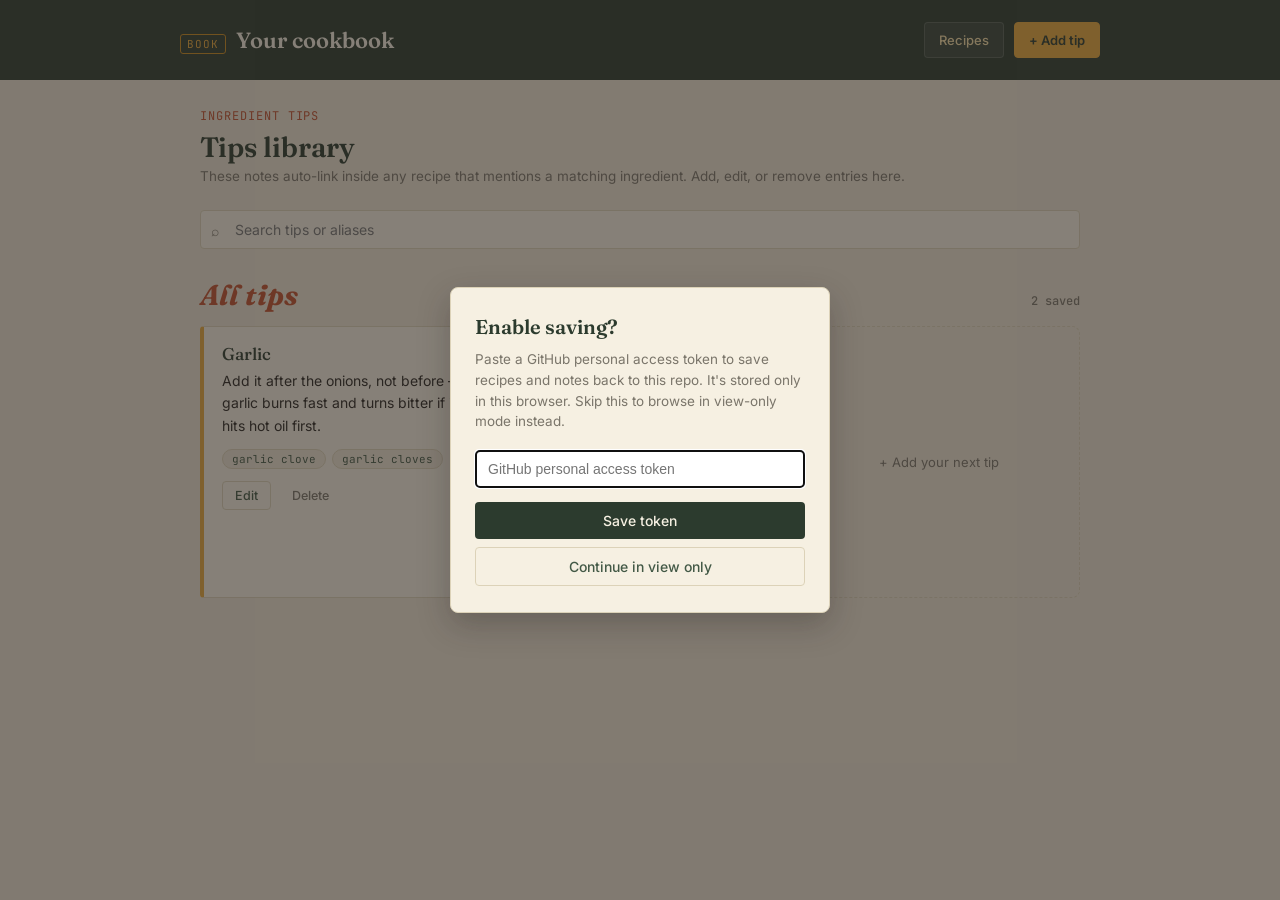
<file: tips.html>
<!DOCTYPE html>
<html lang="en">
<head>
<meta charset="UTF-8">
<meta name="viewport" content="width=device-width, initial-scale=1.0">
<title>Tips library</title>

<link rel="manifest" href="./manifest.webmanifest">
<meta name="theme-color" content="#2C3B2E">
<link rel="icon" type="image/png" sizes="192x192" href="./icons/icon-192.png">
<link rel="icon" type="image/png" sizes="512x512" href="./icons/icon-512.png">
<link rel="apple-touch-icon" href="./icons/apple-touch-icon.png">
<meta name="apple-mobile-web-app-capable" content="yes">
<meta name="apple-mobile-web-app-status-bar-style" content="black-translucent">
<meta name="apple-mobile-web-app-title" content="Cookbook">

<link rel="preconnect" href="https://fonts.googleapis.com">
<link rel="preconnect" href="https://fonts.gstatic.com" crossorigin>
<link href="https://fonts.googleapis.com/css2?family=Fraunces:opsz,wght@9..144,500;9..144,600&family=Inter:wght@400;500;600&family=JetBrains+Mono:wght@500&display=swap" rel="stylesheet">
<link rel="stylesheet" href="css/base.css">
<style>
  .topbar { background: var(--basil); padding: 22px 20px; }
  .topbar-inner { max-width: 920px; margin: 0 auto; display: flex; align-items: center; justify-content: space-between; gap: 20px; flex-wrap: wrap; }
  .brand { display: flex; align-items: baseline; gap: 10px; }
  .brand .mark { font-family: 'JetBrains Mono', monospace; font-size: 11px; letter-spacing: 0.08em; text-transform: uppercase; color: var(--mustard); border: 1px solid var(--mustard-line); border-radius: 3px; padding: 2px 6px; }
  .brand h1 { font-family: 'Fraunces', serif; font-weight: 600; font-size: 22px; color: var(--card); margin: 0; }
  .topbar-actions { display: flex; gap: 10px; }
  .nav-link { color: var(--mustard-soft); background: rgba(255,255,255,0.06); border-color: rgba(255,255,255,0.14); }
  .nav-link:hover { background: rgba(255,255,255,0.12); border-color: rgba(255,255,255,0.24); color: var(--mustard-soft); }
  .nav-link.primary { background: var(--mustard); border-color: var(--mustard); color: var(--basil); font-weight: 600; }
  .nav-link.primary:hover { background: #f0b752; color: var(--basil); }

  .wrap { max-width: 920px; padding-top: 28px; }

  .saved-banner { display: flex; align-items: center; justify-content: space-between; gap: 12px; background: var(--mustard-soft); border: 1px solid var(--mustard-line); border-radius: 6px; padding: 12px 16px; margin-bottom: 24px; font-size: 13.5px; color: var(--charcoal); }
  .saved-banner button { background: none; border: none; color: var(--basil-soft); font-size: 16px; line-height: 1; cursor: pointer; padding: 2px 4px; flex-shrink: 0; }

  .toolbar { display: flex; gap: 12px; align-items: center; margin-bottom: 28px; flex-wrap: wrap; }
  .search { position: relative; flex: 1; min-width: 220px; }
  .search input { padding-left: 34px; font-size: 14px; }
  .search .icon { position: absolute; left: 11px; top: 50%; transform: translateY(-50%); color: var(--muted); font-size: 14px; pointer-events: none; }

  /* ===== Form (add/edit) ===== */
  .tip-form { background: var(--card); border: 1px solid var(--border); border-radius: 8px; padding: 22px 22px 24px; margin-bottom: 34px; display: none; }
  .tip-form.show { display: block; }
  .tip-form h2.form-title { font-family: 'Fraunces', serif; font-weight: 600; font-size: 20px; color: var(--basil); margin: 0 0 20px; }

  .field { margin-bottom: 16px; }

  .title-field input {
    font-family: 'Fraunces', serif;
    font-size: 20px;
    font-weight: 500;
    padding: 11px 13px;
  }

  .tag-field {
    background: #fff;
    border: 1px solid var(--border);
    border-radius: 4px;
    padding: 8px 10px;
    display: flex;
    flex-wrap: wrap;
    gap: 6px;
    align-items: center;
  }

  .tag-field:focus-within { border-color: var(--mustard-line); }

  .tag-chip {
    display: inline-flex;
    align-items: center;
    gap: 6px;
    background: var(--mustard-soft);
    color: #5C4110;
    border: 1px solid var(--mustard-line);
    border-radius: 12px;
    padding: 3px 6px 3px 10px;
    font-size: 12.5px;
    font-weight: 500;
  }

  .tag-chip button {
    background: none;
    border: none;
    color: #5C4110;
    cursor: pointer;
    font-size: 13px;
    line-height: 1;
    padding: 2px;
    opacity: 0.65;
  }

  .tag-chip button:hover { opacity: 1; }

  .tag-input {
    border: none;
    background: none;
    outline: none;
    flex: 1;
    min-width: 120px;
    font-family: 'Inter', sans-serif;
    font-size: 14px;
    color: var(--charcoal);
    padding: 4px 2px;
  }

  .field-hint { font-size: 12px; color: var(--muted); margin: 6px 0 0; }

  .actions {
    display: flex;
    flex-wrap: wrap;
    gap: 12px;
    justify-content: flex-end;
    border-top: 1px solid var(--border);
    padding-top: 20px;
    margin-top: 4px;
  }

  button.primary {
    background: var(--basil);
    color: var(--card);
    border: none;
    font-family: 'Inter', sans-serif;
    font-size: 14px;
    font-weight: 500;
    padding: 11px 22px;
    border-radius: 4px;
    cursor: pointer;
    transition: background 0.15s ease;
  }

  button.primary:hover { background: var(--basil-soft); }

  button.secondary {
    background: none;
    border: 1px solid var(--border);
    color: var(--basil-soft);
    font-family: 'Inter', sans-serif;
    font-size: 14px;
    font-weight: 500;
    padding: 11px 22px;
    border-radius: 4px;
    cursor: pointer;
  }

  button.secondary:hover { border-color: var(--basil-soft); }

  button.danger {
    background: none;
    border: 1px solid var(--danger);
    color: var(--danger);
    font-family: 'Inter', sans-serif;
    font-size: 14px;
    font-weight: 500;
    padding: 11px 22px;
    border-radius: 4px;
    cursor: pointer;
    margin-right: auto;
  }

  button.danger:hover { background: var(--danger); color: #fff; }

  /* ===== Tip cards grid ===== */
  .grid { display: grid; grid-template-columns: repeat(auto-fill, minmax(260px, 1fr)); gap: 18px; margin-bottom: 44px; }
  .tip-card { background: var(--card); border: 1px solid var(--border); border-left: 4px solid var(--mustard); border-radius: 4px; padding: 16px 18px; }
  .tip-card h3 { font-family: 'Fraunces', serif; font-weight: 500; font-size: 17px; color: var(--basil); margin: 0 0 6px; }
  .tip-card p.note { margin: 0 0 12px; font-size: 14px; line-height: 1.6; color: var(--charcoal); }
  .tip-card .aliases { display: flex; flex-wrap: wrap; gap: 6px; margin-bottom: 12px; }
  .tip-card .alias-pill { font-family: 'JetBrains Mono', monospace; font-size: 11px; color: var(--basil-soft); background: var(--parchment); border: 1px solid var(--border); border-radius: 10px; padding: 2px 9px; }
  .tip-card .card-actions { display: flex; gap: 8px; }
  .tip-card .card-actions button { font-family: 'Inter', sans-serif; font-size: 12.5px; font-weight: 500; padding: 6px 12px; border-radius: 4px; cursor: pointer; }
  .tip-card .edit-btn { background: none; border: 1px solid var(--border); color: var(--basil-soft); }
  .tip-card .edit-btn:hover { border-color: var(--mustard-line); color: var(--paprika); }
  .tip-card .delete-btn { background: none; border: 1px solid transparent; color: var(--muted); }
  .tip-card .delete-btn:hover { color: var(--danger); }

  .empty-slot { border: 1.5px dashed var(--border); border-radius: 8px; display: flex; align-items: center; justify-content: center; min-height: 140px; cursor: pointer; color: var(--muted); font-size: 13px; text-align: center; padding: 20px; text-decoration: none; transition: border-color 0.15s ease, color 0.15s ease; background: none; width: 100%; font-family: 'Inter', sans-serif; }
  .empty-slot:hover { border-color: var(--mustard-line); color: var(--paprika); }

  .no-results { color: var(--muted); font-size: 14px; padding: 20px 0; }

  body.view-only .card-actions, body.view-only #addTipBtn, body.view-only .empty-slot { display: none; }

  @media (max-width: 480px) {
    .topbar { padding: 16px 16px; }
    .brand h1 { font-size: 19px; }
    .wrap { padding: 24px 16px 60px; }
    .grid { grid-template-columns: 1fr; }
    .actions { justify-content: stretch; }
    .actions button { flex: 1 1 auto; }
    button.danger { flex-basis: 100%; margin-right: 0; order: 3; }
  }
</style>
</head>
<body>

<div class="topbar">
  <div class="topbar-inner">
    <div class="brand">
      <span class="mark">book</span>
      <h1>Your cookbook</h1>
    </div>
    <div class="topbar-actions">
      <a class="btn nav-link" href="index.html">Recipes</a>
      <a class="btn nav-link primary" href="#" id="addTipBtn">+ Add tip</a>
    </div>
  </div>
</div>

<div class="wrap">

  <p class="kicker">Ingredient tips</p>
  <h2 style="font-family:'Fraunces',serif;font-weight:600;font-size:28px;color:var(--basil);margin:0 0 4px;">Tips library</h2>
  <p style="font-size:13.5px;color:var(--muted);margin:0 0 26px;">
    These notes auto-link inside any recipe that mentions a matching ingredient. Add, edit, or remove entries here.
  </p>

  <div class="saved-banner" id="savedBanner" style="display:none">
    <span id="savedBannerText"></span>
    <button type="button" id="savedBannerClose" aria-label="Dismiss">&times;</button>
  </div>

  <form class="tip-form" id="tipForm">
    <h2 class="form-title" id="formTitle">Add a tip</h2>

    <div class="field title-field">
      <label for="tipLabel">Ingredient name</label>
      <input type="text" id="tipLabel" placeholder="Green onion">
    </div>

    <div class="field">
      <label for="aliasInput">Aliases</label>
      <div class="tag-field" id="aliasField">
        <input type="text" class="tag-input" id="aliasInput" placeholder="Type an alias and press enter">
      </div>
      <p class="field-hint">Other words that should match this tip &mdash; e.g. "scallion", "scallions". The ingredient name is included automatically.</p>
    </div>

    <div class="field">
      <label for="tipNote">Tip</label>
      <textarea id="tipNote" rows="3" placeholder="What's worth knowing about this ingredient?"></textarea>
    </div>

    <div class="actions">
      <button type="button" class="danger" id="deleteTipBtn" style="display:none">Delete tip</button>
      <button type="button" class="secondary" id="cancelTipBtn">Cancel</button>
      <button type="button" class="primary" id="saveTipBtn">Save tip</button>
    </div>
  </form>

  <div class="toolbar">
    <div class="search">
      <span class="icon">&#8981;</span>
      <input type="text" placeholder="Search tips or aliases" id="searchInput">
    </div>
  </div>

  <div class="section-label">
    <h2 style="margin:0">All tips</h2>
    <span class="count" id="tipCount"></span>
  </div>

  <div class="grid" id="tipGrid"></div>

</div>

<script src="js/tips-engine.js"></script>
<script src="js/github-store.js"></script>
<script src="js/sw-update.js"></script>
<script>
let allTips = {};
let editingKey = null;
let aliases = [];

const tipForm = document.getElementById('tipForm');
const formTitle = document.getElementById('formTitle');
const tipLabel = document.getElementById('tipLabel');
const tipNote = document.getElementById('tipNote');
const aliasField = document.getElementById('aliasField');
const aliasInput = document.getElementById('aliasInput');
const saveTipBtn = document.getElementById('saveTipBtn');
const deleteTipBtn = document.getElementById('deleteTipBtn');
const cancelTipBtn = document.getElementById('cancelTipBtn');
const addTipBtn = document.getElementById('addTipBtn');
const grid = document.getElementById('tipGrid');
const searchInput = document.getElementById('searchInput');

GitHubStore.ensureAccessChoice().then(mode => {
  if (mode === 'view-only') document.body.classList.add('view-only');
  else GitHubStore.flushPendingChanges();
});

(function showSavedBanner() {
  const params = new URLSearchParams(location.search);
  const saved = params.get('saved');
  if (!saved) return;

  const banner = document.getElementById('savedBanner');
  const text = document.getElementById('savedBannerText');
  const label = saved === 'updated' ? 'Tip updated.' : saved === 'deleted' ? 'Tip deleted.' : 'Tip saved.';
  text.textContent = label + ' It can take a minute or so to appear here while the site rebuilds.';
  banner.style.display = 'flex';
  document.getElementById('savedBannerClose').addEventListener('click', () => {
    banner.style.display = 'none';
  });

  params.delete('saved');
  const cleanUrl = location.pathname + (params.toString() ? '?' + params.toString() : '');
  history.replaceState(null, '', cleanUrl);
})();

// ----- Alias tag field -----
function renderAliases() {
  aliasField.querySelectorAll('.tag-chip').forEach(el => el.remove());
  aliases.forEach(alias => {
    const chip = document.createElement('span');
    chip.className = 'tag-chip';
    chip.innerHTML = `${TipsEngine.escapeHtml(alias)} <button type="button" aria-label="Remove ${TipsEngine.escapeHtml(alias)} alias">&times;</button>`;
    chip.querySelector('button').addEventListener('click', () => {
      aliases = aliases.filter(a => a !== alias);
      renderAliases();
    });
    aliasField.insertBefore(chip, aliasInput);
  });
}

function addAlias(raw) {
  const value = raw.trim().toLowerCase();
  if (!value) return;
  if (!aliases.includes(value)) aliases.push(value);
  aliasInput.value = '';
  renderAliases();
}

aliasInput.addEventListener('keydown', e => {
  if (e.key === 'Enter' || e.key === ',') {
    e.preventDefault();
    addAlias(aliasInput.value);
  } else if (e.key === 'Backspace' && !aliasInput.value && aliases.length) {
    aliases.pop();
    renderAliases();
  }
});

aliasField.addEventListener('click', () => aliasInput.focus());

// ----- Form open/close -----
function openForm(key) {
  editingKey = key || null;
  aliases = [];
  aliasInput.value = '';

  if (key) {
    const tip = allTips[key];
    formTitle.textContent = 'Edit tip';
    saveTipBtn.textContent = 'Save changes';
    tipLabel.value = tip.label || '';
    tipNote.value = tip.note || '';
    aliases = (tip.aliases || []).filter(a => a.toLowerCase() !== (tip.label || '').toLowerCase());
    if (GitHubStore.getToken() && !GitHubStore.isViewOnly()) {
      deleteTipBtn.style.display = '';
    }
  } else {
    formTitle.textContent = 'Add a tip';
    saveTipBtn.textContent = 'Save tip';
    tipLabel.value = '';
    tipNote.value = '';
    deleteTipBtn.style.display = 'none';
  }

  renderAliases();
  tipForm.classList.add('show');
  tipForm.scrollIntoView({ behavior: 'smooth', block: 'start' });
  tipLabel.focus();
}

function closeForm() {
  tipForm.classList.remove('show');
  editingKey = null;
}

addTipBtn.addEventListener('click', e => {
  e.preventDefault();
  openForm(null);
});

cancelTipBtn.addEventListener('click', () => {
  closeForm();
});

// ----- Save / delete -----
async function handleSaveTip() {
  const label = tipLabel.value.trim();
  if (!label) { alert('Give the tip an ingredient name first.'); return; }
  const note = tipNote.value.trim();
  if (!note) { alert('Add the tip text first.'); return; }

  const normalizedLabelAlias = label.toLowerCase();
  const finalAliases = [normalizedLabelAlias, ...aliases.filter(a => a !== normalizedLabelAlias)];

  const originalLabel = saveTipBtn.textContent;
  saveTipBtn.disabled = true;
  saveTipBtn.textContent = 'Saving…';

  try {
    const { data: tips } = await GitHubStore.readJsonFile('data/tips.json');

    const key = editingKey || TipsEngine.slugify(label, 'tip');
    const next = { ...tips };
    next[key] = { label, aliases: finalAliases, note };

    await GitHubStore.writeJsonFile(
      'data/tips.json',
      next,
      `${editingKey ? 'Update' : 'Add'} tip: ${label}`
    );

    window.location.href = `tips.html?saved=${encodeURIComponent(editingKey ? 'updated' : 'added')}`;
  } catch (err) {
    console.error(err);
    alert('Could not save to GitHub — ' + err.message);
  } finally {
    saveTipBtn.disabled = false;
    saveTipBtn.textContent = originalLabel;
  }
}

saveTipBtn.addEventListener('click', handleSaveTip);

async function deleteTip(key, trigger) {
  const tip = allTips[key];
  const label = (tip && tip.label) || 'this tip';

  const confirmed = await GitHubStore.confirmDialog({
    title: 'Delete tip?',
    message: `This will permanently remove <b>${TipsEngine.escapeHtml(label)}</b> from your tips library. Recipes that reference it will stop auto-linking. This can't be undone.`,
    confirmLabel: 'Delete',
    cancelLabel: 'Cancel',
    danger: true
  });
  if (!confirmed) return;

  const originalLabel = trigger.textContent;
  trigger.disabled = true;
  trigger.textContent = 'Deleting…';

  try {
    const { data: tips } = await GitHubStore.readJsonFile('data/tips.json');
    const next = { ...tips };
    delete next[key];
    await GitHubStore.writeJsonFile('data/tips.json', next, `Delete tip: ${label}`);
    window.location.href = 'tips.html?saved=deleted';
  } catch (err) {
    console.error(err);
    alert('Could not delete from GitHub — ' + err.message);
    trigger.disabled = false;
    trigger.textContent = originalLabel;
  }
}

deleteTipBtn.addEventListener('click', () => {
  if (editingKey) deleteTip(editingKey, deleteTipBtn);
});

// ----- List rendering -----
function renderGrid() {
  const q = searchInput.value.toLowerCase().trim();
  const entries = Object.entries(allTips).filter(([key, tip]) => {
    if (!q) return true;
    return tip.label.toLowerCase().includes(q) ||
      (tip.aliases || []).some(a => a.toLowerCase().includes(q)) ||
      (tip.note || '').toLowerCase().includes(q);
  }).sort((a, b) => a[1].label.localeCompare(b[1].label));

  grid.innerHTML = '';

  if (entries.length === 0 && q) {
    grid.innerHTML = '<p class="no-results">No tips match your search.</p>';
  }

  entries.forEach(([key, tip]) => {
    const card = document.createElement('div');
    card.className = 'tip-card';
    const otherAliases = (tip.aliases || []).filter(a => a.toLowerCase() !== tip.label.toLowerCase());
    card.innerHTML = `
      <h3>${TipsEngine.escapeHtml(tip.label)}</h3>
      <p class="note">${TipsEngine.escapeHtml(tip.note)}</p>
      ${otherAliases.length ? `<div class="aliases">${otherAliases.map(a => `<span class="alias-pill">${TipsEngine.escapeHtml(a)}</span>`).join('')}</div>` : ''}
      <div class="card-actions">
        <button type="button" class="edit-btn">Edit</button>
        <button type="button" class="delete-btn">Delete</button>
      </div>
    `;
    card.querySelector('.edit-btn').addEventListener('click', () => openForm(key));
    card.querySelector('.delete-btn').addEventListener('click', e => deleteTip(key, e.currentTarget));
    grid.appendChild(card);
  });

  const emptySlot = document.createElement('button');
  emptySlot.type = 'button';
  emptySlot.className = 'empty-slot';
  emptySlot.textContent = '+ Add your next tip';
  emptySlot.addEventListener('click', () => openForm(null));
  grid.appendChild(emptySlot);

  document.getElementById('tipCount').textContent = entries.length + (entries.length === 1 ? ' saved' : ' saved');
}

searchInput.addEventListener('input', renderGrid);

TipsEngine.loadTips()
  .then(data => { allTips = data; renderGrid(); })
  .catch(err => {
    grid.innerHTML = `<p style="color:var(--danger)">Couldn't load tips.json — ${err.message}</p>`;
  });
</script>
</body>
</html>
</file>
<file: css/base.css>
/* ===== Design tokens ===== */
:root {
  --basil: #2C3B2E;
  --basil-soft: #435946;
  --parchment: #EDE4D3;
  --card: #F6F0E2;
  --paprika: #C1502E;
  --mustard: #E8A93B;
  --mustard-soft: #F4DDA6;
  --mustard-line: #C98A1E;
  --charcoal: #2A2622;
  --muted: #7A756A;
  --border: #DCD2B8;
  --danger: #A3402A;
}

* { box-sizing: border-box; }

body {
  margin: 0;
  background: var(--parchment);
  color: var(--charcoal);
  font-family: 'Inter', sans-serif;
}

/* ===== Shared typography ===== */
.kicker {
  font-family: 'JetBrains Mono', monospace;
  font-size: 12px;
  letter-spacing: 0.08em;
  text-transform: uppercase;
  color: var(--paprika);
  margin: 0 0 6px;
}

.section-label {
  font-family: 'Fraunces', serif;
  font-weight: 500;
  font-style: italic;
  font-size: 19px;
  color: var(--paprika);
  margin: 0 0 14px;
  display: flex;
  align-items: baseline;
  justify-content: space-between;
  gap: 12px;
}

.section-label .count {
  font-family: 'JetBrains Mono', monospace;
  font-style: normal;
  font-size: 12px;
  color: var(--muted);
}

/* ===== Shared buttons ===== */
.btn {
  font-family: 'Inter', sans-serif;
  font-size: 13px;
  font-weight: 500;
  padding: 9px 14px;
  border-radius: 4px;
  cursor: pointer;
  display: inline-flex;
  align-items: center;
  gap: 6px;
  text-decoration: none;
  border: 1px solid var(--border);
  background: none;
  color: var(--basil-soft);
  transition: border-color 0.15s ease, color 0.15s ease, background 0.15s ease;
}

.btn:hover {
  border-color: var(--mustard-line);
  color: var(--paprika);
  background: var(--mustard-soft);
}

.btn.primary {
  background: var(--basil);
  border-color: var(--basil);
  color: var(--card);
}

.btn.primary:hover { background: var(--basil-soft); color: var(--card); }

.btn.active {
  background: var(--basil);
  border-color: var(--basil);
  color: var(--card);
}

.btn.active:hover { background: var(--basil-soft); color: var(--card); }

.btn.dashed {
  border-style: dashed;
  background: none;
}

/* ===== Shared form fields ===== */
input[type="text"],
input[type="number"],
textarea {
  width: 100%;
  background: var(--card);
  border: 1px solid var(--border);
  border-radius: 4px;
  padding: 10px 12px;
  font-family: 'Inter', sans-serif;
  font-size: 15px;
  color: var(--charcoal);
  transition: border-color 0.15s ease;
}

input[type="text"]:focus,
input[type="number"]:focus,
textarea:focus {
  outline: none;
  border-color: var(--mustard-line);
}

label {
  display: block;
  font-family: 'JetBrains Mono', monospace;
  font-size: 11px;
  letter-spacing: 0.04em;
  text-transform: uppercase;
  color: var(--basil-soft);
  margin-bottom: 6px;
}

/* ===== Shared layout shell ===== */
.wrap {
  max-width: 760px;
  margin: 0 auto;
  padding: 40px 20px 80px;
}

html { overflow-x: hidden; }

img, svg { max-width: 100%; height: auto; }
</file>
